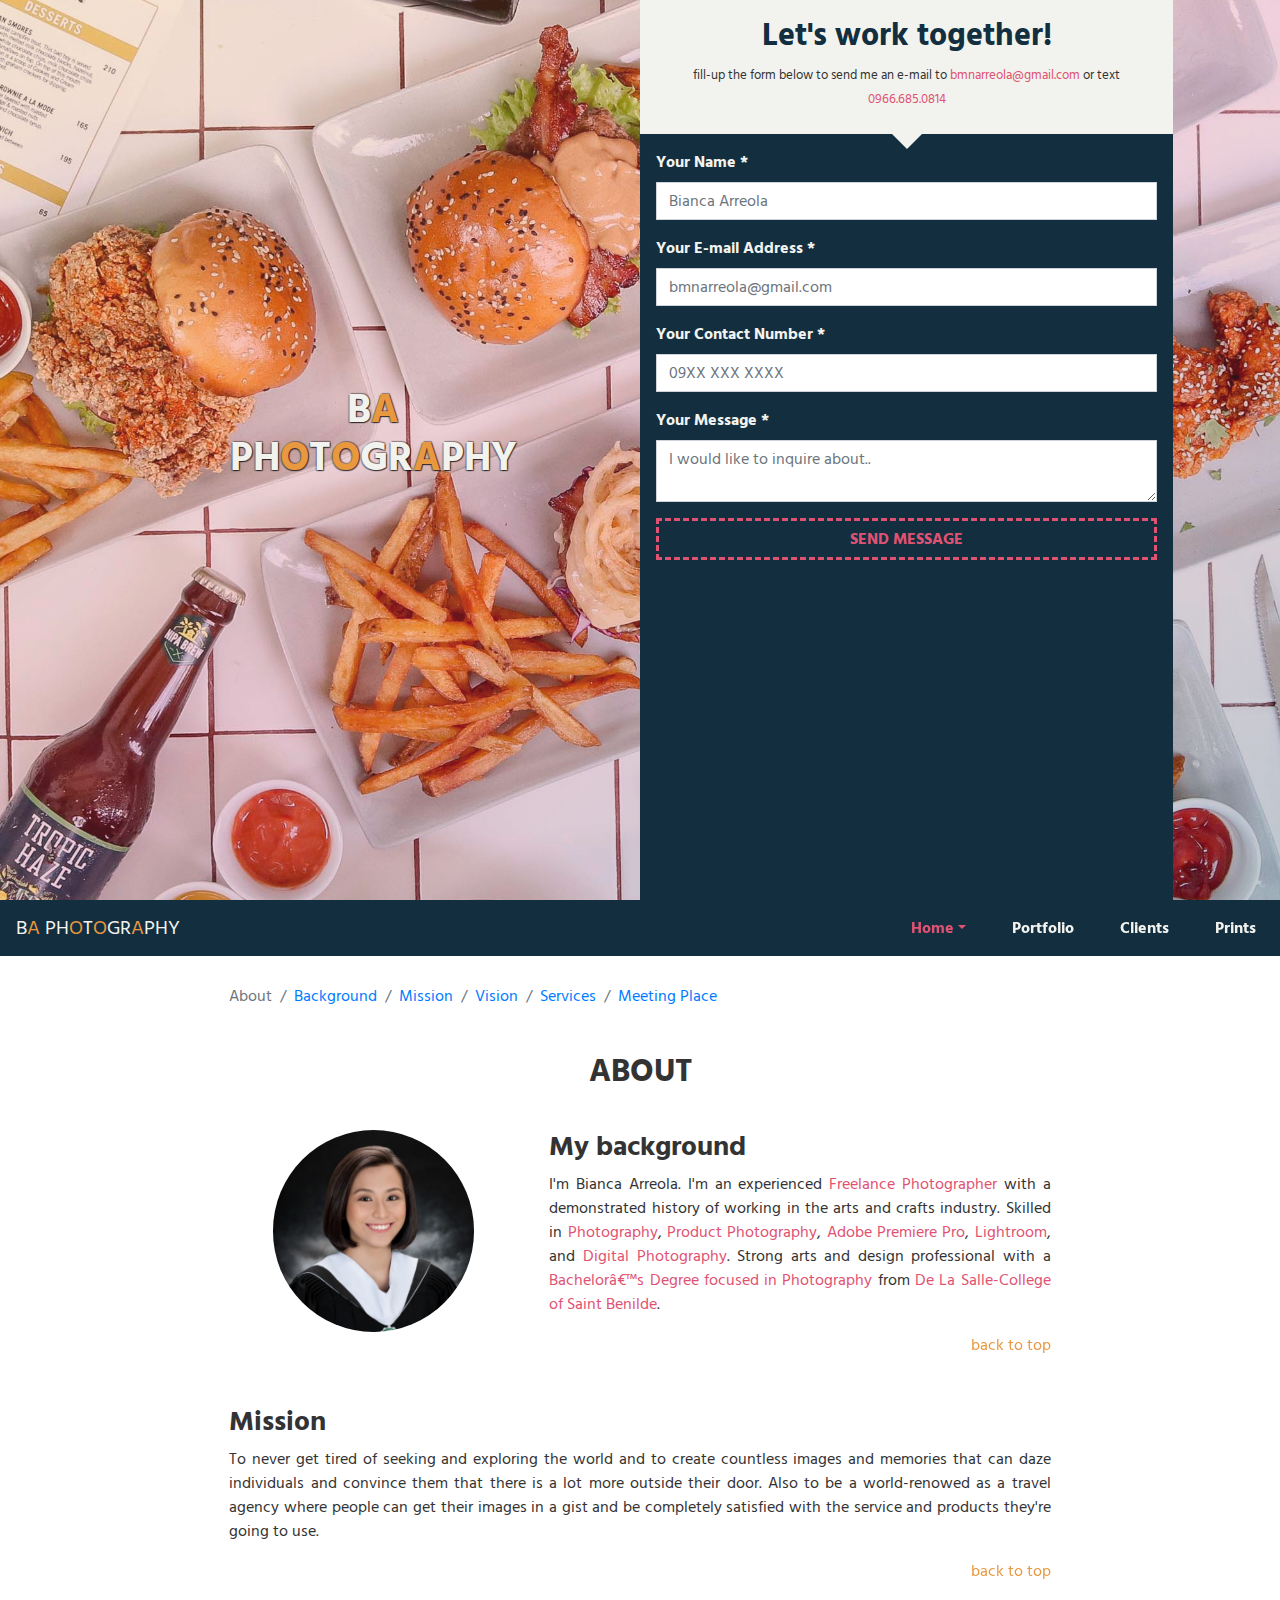
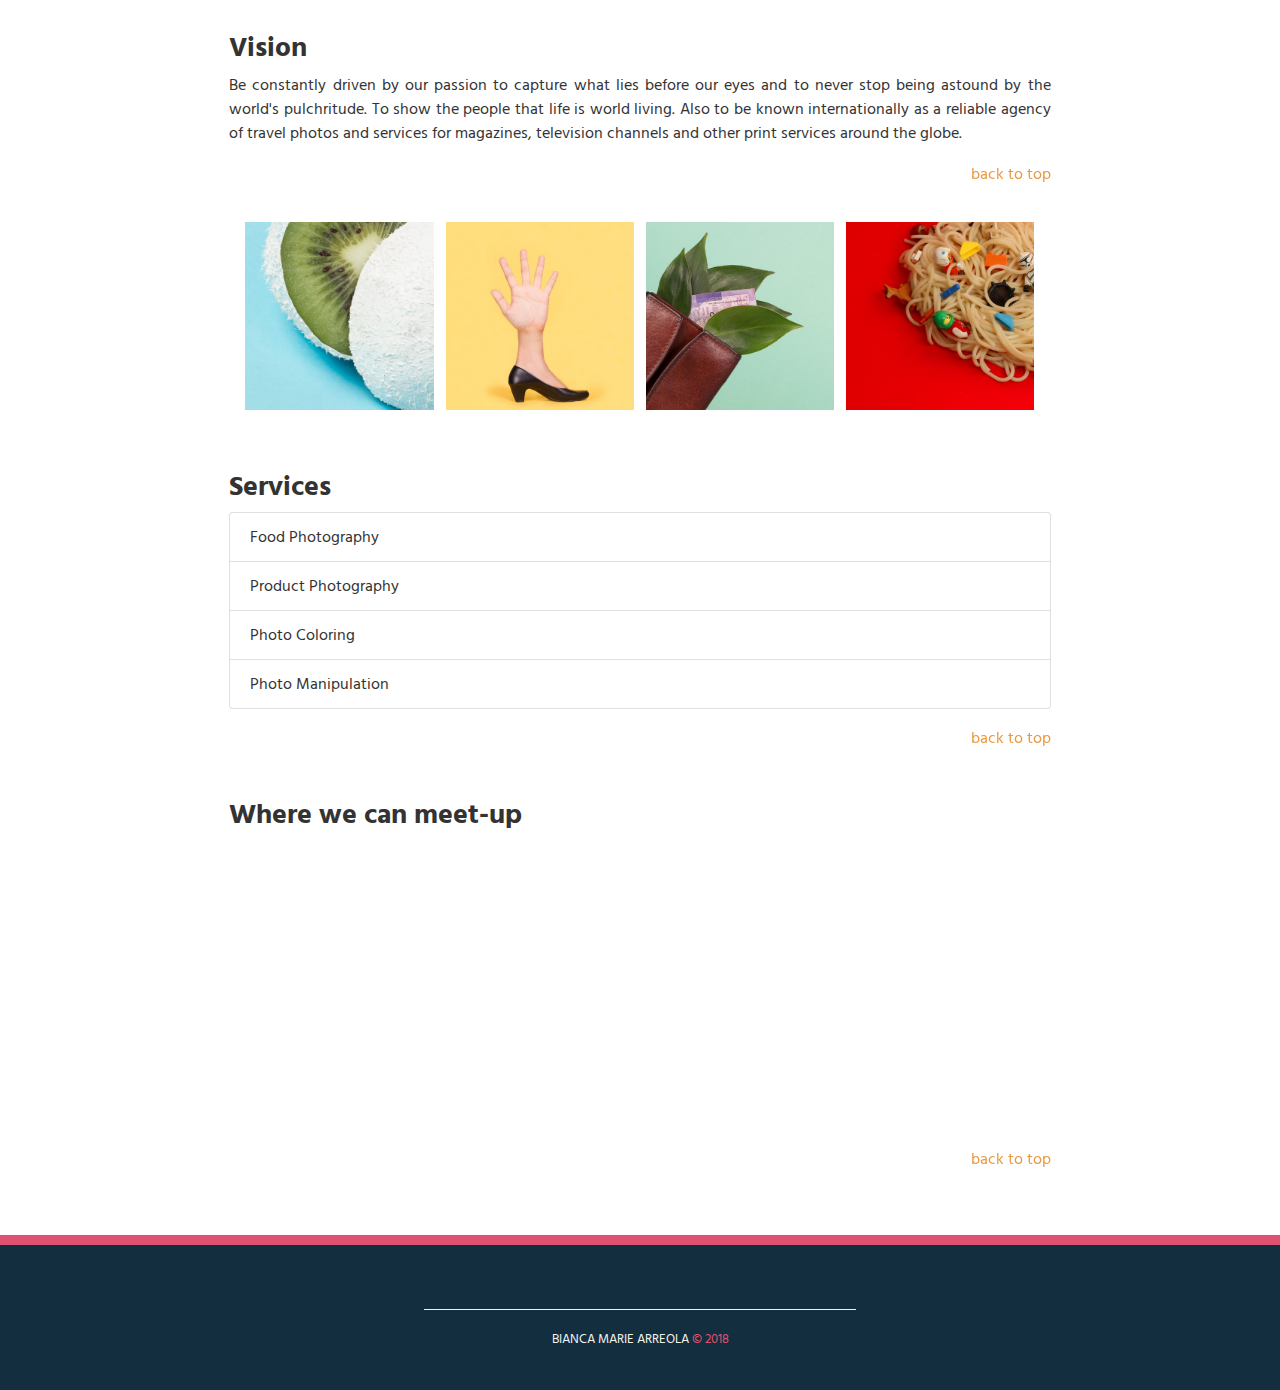
<file: index.html>
<!DOCTYPE html>
<html>
	<head>
		<meta charset="utf=8">
		<meta name="viewport" content="width=device-width, initial-scale=1.0, maximum-scale=1.0, shrink-to-fit=no">
		<meta http-equiv="X-UA-Compatible" content="IE-Edge">

		<title>BA Photography</title>

		<!-- fav icon -->
		<link rel="icon" type="image/png" href="assets/images/icons/fav-icon.png">

		<!-- fontawesome -->
		<link rel="stylesheet" href="https://use.fontawesome.com/releases/v5.5.0/css/all.css" integrity="sha384-B4dIYHKNBt8Bc12p+WXckhzcICo0wtJAoU8YZTY5qE0Id1GSseTk6S+L3BlXeVIU" crossorigin="anonymous">

		<!-- animate.css -->
		<link rel="stylesheet" type="text/css" href="assets/css/animate.css">

		<!-- hover.css -->
		<link rel="stylesheet" type="text/css" href="assets/css/hover.css">

		<!-- bootstrap -->
		<link rel="stylesheet" href="https://maxcdn.bootstrapcdn.com/bootstrap/4.1.3/css/bootstrap.min.css">

		<!-- external css -->
		<link rel="stylesheet" type="text/css" href="assets/css/style.css">

		<!-- external font -->
		<link href="https://fonts.googleapis.com/css?family=Hind+Siliguri" rel="stylesheet">

	</head>
	<body>

		<!-- start landing page -->
		<section id="landing" class="row no-gutters">
			
			<!-- start landing-logo -->
			<div class="col-12 col-md-10 offset-md-1 col-lg-5 offset-lg-1">
				<!-- start jcontainer -->
				<div class="intro-jcontainer animated slideInLeft">
					<div class="jumbotron intro-jbody bg-color-transparent p-1">
						<div class="intro-jtext">
							<h1 class="font-shadow font-color-white">B<span class="font-color-secondary">A</span> PH<span class="font-color-secondary">O</span>T<span class="font-color-secondary">O</span>GR<span class="font-color-secondary">A</span>PHY</h1>
							<a class="btn intro-btn font-color-secondary font-shadow animated pulse infinite faster" href="#about"><i class="fas fa-chevron-down"></i></a>
						</div>
					</div>
				</div> <!-- end jcontainer -->
			</div> <!-- end landing-logo -->


			<!-- start form -->
			<div class="col-md-10 offset-md-1 col-lg-5 offset-lg-0">
				
				<!-- start form body -->
				<div class="intro-form bg-color-black landing-margin animated slideInRight">

					<!-- start form call to action -->
					<div class="form-call bg-color-white text-center pt-3 pb-2 px-4">
						<h2 class="font-color-black">Let's work together!</h2>
						<p class="font-color-black-2"><small>fill-up the form below to send me an e-mail to <span class="font-color-main">bmnarreola@gmail.com</span> or text <span class="font-color-main">0966.685.0814</span></small></p>
					</div> <!-- end form call to action -->

					<!-- start form input -->
					<form class="p-3" action="mailto:bmnarreola@gmail.com?Subject=Bianca%20Arreola's%20Website%20-%20Message" method="post" enctype="text/plain">
						<div class="form-group">
							<label for="form-name" class="font-color-white font-weight-bold">Your Name *</label>
							<input id="form-name" class="form-control" type="text" name="name" autocomplete="off" required placeholder="Bianca Arreola">
						</div> <!-- end of name input -->

						<div class="form-group">
							<label for="form-email" class="font-color-white font-weight-bold">Your E-mail Address *</label>
							<input id="form-email" class="form-control" type="email" name="email" autocomplete="off" required placeholder="bmnarreola@gmail.com">
						</div> <!-- end of email input -->

						<div class="form-group">
							<label for="form-contact" class="font-color-white font-weight-bold">Your Contact Number *</label>
							<input id="form-contact" class="form-control" type="number" name="contact" autocomplete="off" required placeholder="09XX XXX XXXX">
						</div> <!-- end of contact input -->

						<div class="form-group">
							<label for="form-textarea" class="font-color-white font-weight-bold">Your Message *</label>
							<textarea id="form-textarea" class="form-control" name="message" rows="2" required placeholder="I would like to inquire about.."></textarea>
						</div> <!-- end of message textarea -->

						<button type="submit" class="btn form-btn font-weight-bold">SEND MESSAGE</button>

					</form> <!-- end form input -->

				</div> <!-- end form body-->

			</div> <!-- end form-->

		</section> <!-- end landing page -->



		<!-- start navbar -->
		<nav class="navbar navbar-expand-lg bg-color-black">

			<!-- start navbar brand -->
			<a class="navbar-brand font-color-white" href="index.html">
				<span>B<span class="font-color-secondary">A</span> PH<span class="font-color-secondary">O</span>T<span class="font-color-secondary">O</span>GR<span class="font-color-secondary">A</span>PHY</span>
			</a> <!-- end navbar brand -->

			<!-- start navbar hamburger -->
			<button class="navbar-toggler" type="button" data-toggle="collapse" data-target="#navbar-selection-items">
				<span class="navbar-toggler-icon"></span>
			</button> <!-- end navbar hamburger -->

			<!-- start navbar-selection-item -->
			<div id="navbar-selection-items" class="collapse navbar-collapse">

				<!-- start navbar list -->
				<ul class="navbar-nav">
					
					<!-- start home item -->
					<li class="navbar-item dropdown">

						<a class="nav-link dropdown-toggle font-color-white hvr-float active-page" data-toggle="dropdown" href="index.html">Home</a>

						<div class="dropdown-menu bg-color-black">

							<a class="dropdown-item font-color-white hvr-float" href="index.html#landing">
							<span>Main</span></a>

							<div class="dropdown-divider mx-4"></div>

							<a class="dropdown-item font-color-white hvr-float" href="index.html#about-background">
							<span>Background</span></a>

							<a class="dropdown-item font-color-white hvr-float" href="index.html#about-mission">
							<span>Mission</span></a>

							<a class="dropdown-item font-color-white hvr-float" href="index.html#about-vision">
							<span>Vision</span></a>

							<a class="dropdown-item font-color-white hvr-float" href="index.html#about-services">
							<span>Services</span></a>

							<a class="dropdown-item font-color-white hvr-float" href="index.html#about-map">
							<span>Meeting Place</span></a>
			
						</div>
					</li> <!-- end home item -->

					<!-- start portfolio item -->
					<li class="navbar-item">
						<a class="nav-link font-color-white hvr-float" href="portfolio.html">
							<span>Portfolio</span>
						</a>
					</li> <!-- end portfolio item -->

					<!-- start clients item -->
					<li class="navbar-item">
						<a class="nav-link font-color-white hvr-float" href="clients.html">
							<span>Clients</span>
						</a>
					</li> <!-- end clients item -->

					<!-- start prints item -->
					<li class="navbar-item">
						<a class="nav-link font-color-white hvr-float" href="prints.html">
							<span>Prints</span>
						</a>
					</li> <!-- end prints item -->

				</ul> <!-- end navbar list -->

			</div> <!-- end navbar-selection-item -->

		</nav> <!-- end navbar -->



		<!-- start about me -->
		<section class="row no-gutters">

			<nav id="about-breadcrumb" class="col-md-10 offset-md-1 col-lg-8 offset-lg-2">
			  <ol class="breadcrumb bg-color-transparent my-3">
			    <li class="breadcrumb-item active">About</li>
			    <li class="breadcrumb-item"><a href="#about-background">Background</a></li>
			    <li class="breadcrumb-item"><a href="#about-mission">Mission</a></li>
			    <li class="breadcrumb-item"><a href="#about-vision">Vision</a></li>
			    <li class="breadcrumb-item"><a href="#about-services">Services</a></li>
			    <li class="breadcrumb-item"><a href="#about-map">Meeting Place</a></li>
			  </ol>
			</nav>
			
			<!-- start about header -->
			<section id="about" class="col-12 p-3">
				<div class="text-center">
					<h2 class="font-color-black-2">ABOUT</h2>
				</div>
			</section> <!-- end about header -->

			<!-- start about pic -->
			<section id="about-me" class="col-md-10 offset-md-1 col-lg-3 offset-lg-2">
				<div class="p-3 mb-3 text-center">
					<img src="assets/images/about/about-me.jpeg" alt="bianca arreola">
				</div>
			</section> <!-- end about pic -->

			<!-- start about description -->
			<section id="about-background" class="col-md-10 offset-md-1 col-lg-5 offset-lg-0">
				<div class="p-3 mb-3">
					<h3 class="font-color-black-2">My background</h3>
					<p class="font-color-black-2 text-justify">I'm Bianca Arreola. I'm an experienced <span class="font-color-main">Freelance Photographer</span> with a demonstrated history of working in the arts and crafts industry. Skilled in <span class="font-color-main">Photography</span>, <span class="font-color-main">Product Photography</span>, <span class="font-color-main">Adobe Premiere Pro</span>, <span class="font-color-main">Lightroom</span>, and <span class="font-color-main">Digital Photography</span>. Strong arts and design professional with a <span class="font-color-main">Bachelor’s Degree focused in Photography</span> from <span class="font-color-main">De La Salle-College of Saint Benilde</span>.</p>
					<div class="text-right">
						<a class="about-top hvr-pulse" href="#about-breadcrumb"><i class="fas fa-chevron-up"></i> back to top</a>
					</div>
				</div>
			</section> <!-- end about description -->

			<!-- start mission -->
			<section id="about-mission" class="col-md-10 offset-md-1 col-lg-8 offset-lg-2">
				<div class="p-3 mb-3">
					<h3 class="font-color-black-2">Mission</h3>
					<p class="font-color-black-2 text-justify">To never get tired of seeking and exploring the world and to create countless images and memories that can daze individuals and convince them that there is a lot more outside their door. Also to be a world-renowed as a travel agency where people can get their images in a gist and be completely satisfied with the service and products they're going to use.</p>
					<div class="text-right">
						<a class="about-top hvr-pulse" href="#about-breadcrumb"><i class="fas fa-chevron-up"></i> back to top</a>
					</div>
				</div>
			</section> <!-- end mission -->

			<!-- start vision -->
			<section id="about-vision" class="col-md-10 offset-md-1 col-lg-8 offset-lg-2">
				<div class="p-3 mb-3">
					<h3 class="font-color-black-2">Vision</h3>
					<p class="font-color-black-2 text-justify">Be constantly driven by our passion to capture what lies before our eyes and to never stop being astound by the world's pulchritude. To show the people that life is world living. Also to be known internationally as a reliable agency of travel photos and services for magazines, television channels and other print services around the globe.</p>
					<div class="text-right">
						<a class="about-top hvr-pulse" href="#about-breadcrumb"><i class="fas fa-chevron-up"></i> back to top</a>
					</div>
				</div>
			</section> <!-- end vision -->

			<!-- start about showcase -->
			<figure id="about-showcase" class="col-md-10 offset-md-1 col-lg-8 offset-lg-2">
			 	<div class="mb-4 text-center">
					<img class="p-1 m-0" src="assets/images/about/about-pic-1.jpg" alt="showcase-1">
					<img class="p-1 m-0" src="assets/images/about/about-pic-2.jpg" alt="showcase-2">
					<img class="p-1 m-0" src="assets/images/about/about-pic-3.jpg" alt="showcase-3">
					<img class="p-1 m-0" src="assets/images/about/about-pic-4.jpg" alt="showcase-4">
			 	</div>
			</figure> <!-- end about showcase -->

			<!-- start services -->
			<section id="about-services" class="col-md-10 offset-md-1 col-lg-8 offset-lg-2">
				<div class="p-3 mb-3">
					<h3 class="font-color-black-2">Services</h3>
					<ul class="services-list list-group">
						<li class="list-group-item font-color-black-2"> Food Photography</li>
						<li class="list-group-item font-color-black-2"> Product Photography</li>
						<li class="list-group-item font-color-black-2"> Photo Coloring</li>
						<li class="list-group-item font-color-black-2"> Photo Manipulation</li>
					</ul>
					<div class="text-right">
						<a class="about-top hvr-pulse" href="#about-breadcrumb"><i class="fas fa-chevron-up"></i> back to top</a>
					</div>
					</div>
				</div>
			</section> <!-- end services -->

			<!-- start google maps iframe -->
			<section id="about-map" class="col-md-10 offset-md-1 col-lg-8 offset-lg-2">
				<div class="p-3 mb-5">
					<h3 class="font-color-black-2">Where we can meet-up</h3>
					<iframe src="https://www.google.com/maps/embed?pb=!1m18!1m12!1m3!1d1148.068356565273!2d120.99423972472648!3d14.56335236752623!2m3!1f0!2f0!3f0!3m2!1i1024!2i768!4f13.1!3m3!1m2!1s0x3397c979391be0bb%3A0xc56ec6a893bb4bd5!2sMcDonald&#39;s!5e0!3m2!1sen!2sph!4v1542700140172" width="100%" height="300" frameborder="0" style="border:0" allowfullscreen></iframe>
					<div class="text-right">
						<a class="about-top hvr-pulse" href="#about-breadcrumb"><i class="fas fa-chevron-up"></i> back to top</a>
					</div>
				</div>
			</section> <!-- end google maps iframe -->

		</section> <!-- end about me -->



		<!-- start footer -->
		<!-- start footer row -->
		<footer class="row no-gutters">
			
			<!-- start footer column -->
			<div class="col-12">
					
				<!-- start footer body -->
				<div class="text-center bg-color-black w-100 p-4">

					<!-- start social media -->
					<div>
						<a class="social-facebook font-color-white hvr-float mx-3" href="https://www.facebook.com/arreolabianca" target="_blank">
							<i class="fab fab-social fa-facebook-f"></i>
						</a>
						<a class="social-instagram font-color-white hvr-float mx-3" href="https://www.instagram.com/arreolabianca/" target="_blank">
							<i class="fab fab-social fa-instagram"></i>
						</a>
						<a class="social-linkedin font-color-white hvr-float mx-3" href="https://www.linkedin.com/in/bianca-marie-arreola-5a5829133/" target="_blank">
							<i class="fab fab-social fa-linkedin-in"></i>
						</a>
					</div> <!-- end social media -->

					<!-- start footer horizontal divider -->
					<hr class="footer-hr">
					<!-- end footer horizontal divider -->

					<!-- start copyright -->
					<p class="copyright font-color-white">
						<small>BIANCA MARIE ARREOLA <span class="font-color-main">&copy; 2018</span></small>
					</p> <!-- end copyright -->

				</div> <!-- end footer body -->

			</div> <!-- end footer column -->

		</footer> <!-- end footer row -->
		<!-- end footer -->


		<!-- Optional JavaScript -->
		<!-- jQuery first, then Popper.js, then Bootstrap JS -->
		    <script src="https://ajax.googleapis.com/ajax/libs/jquery/3.3.1/jquery.min.js"></script>
  			<script src="https://cdnjs.cloudflare.com/ajax/libs/popper.js/1.14.3/umd/popper.min.js"></script>
  			<script src="https://maxcdn.bootstrapcdn.com/bootstrap/4.1.3/js/bootstrap.min.js"></script>
	</body>
</html>
</file>
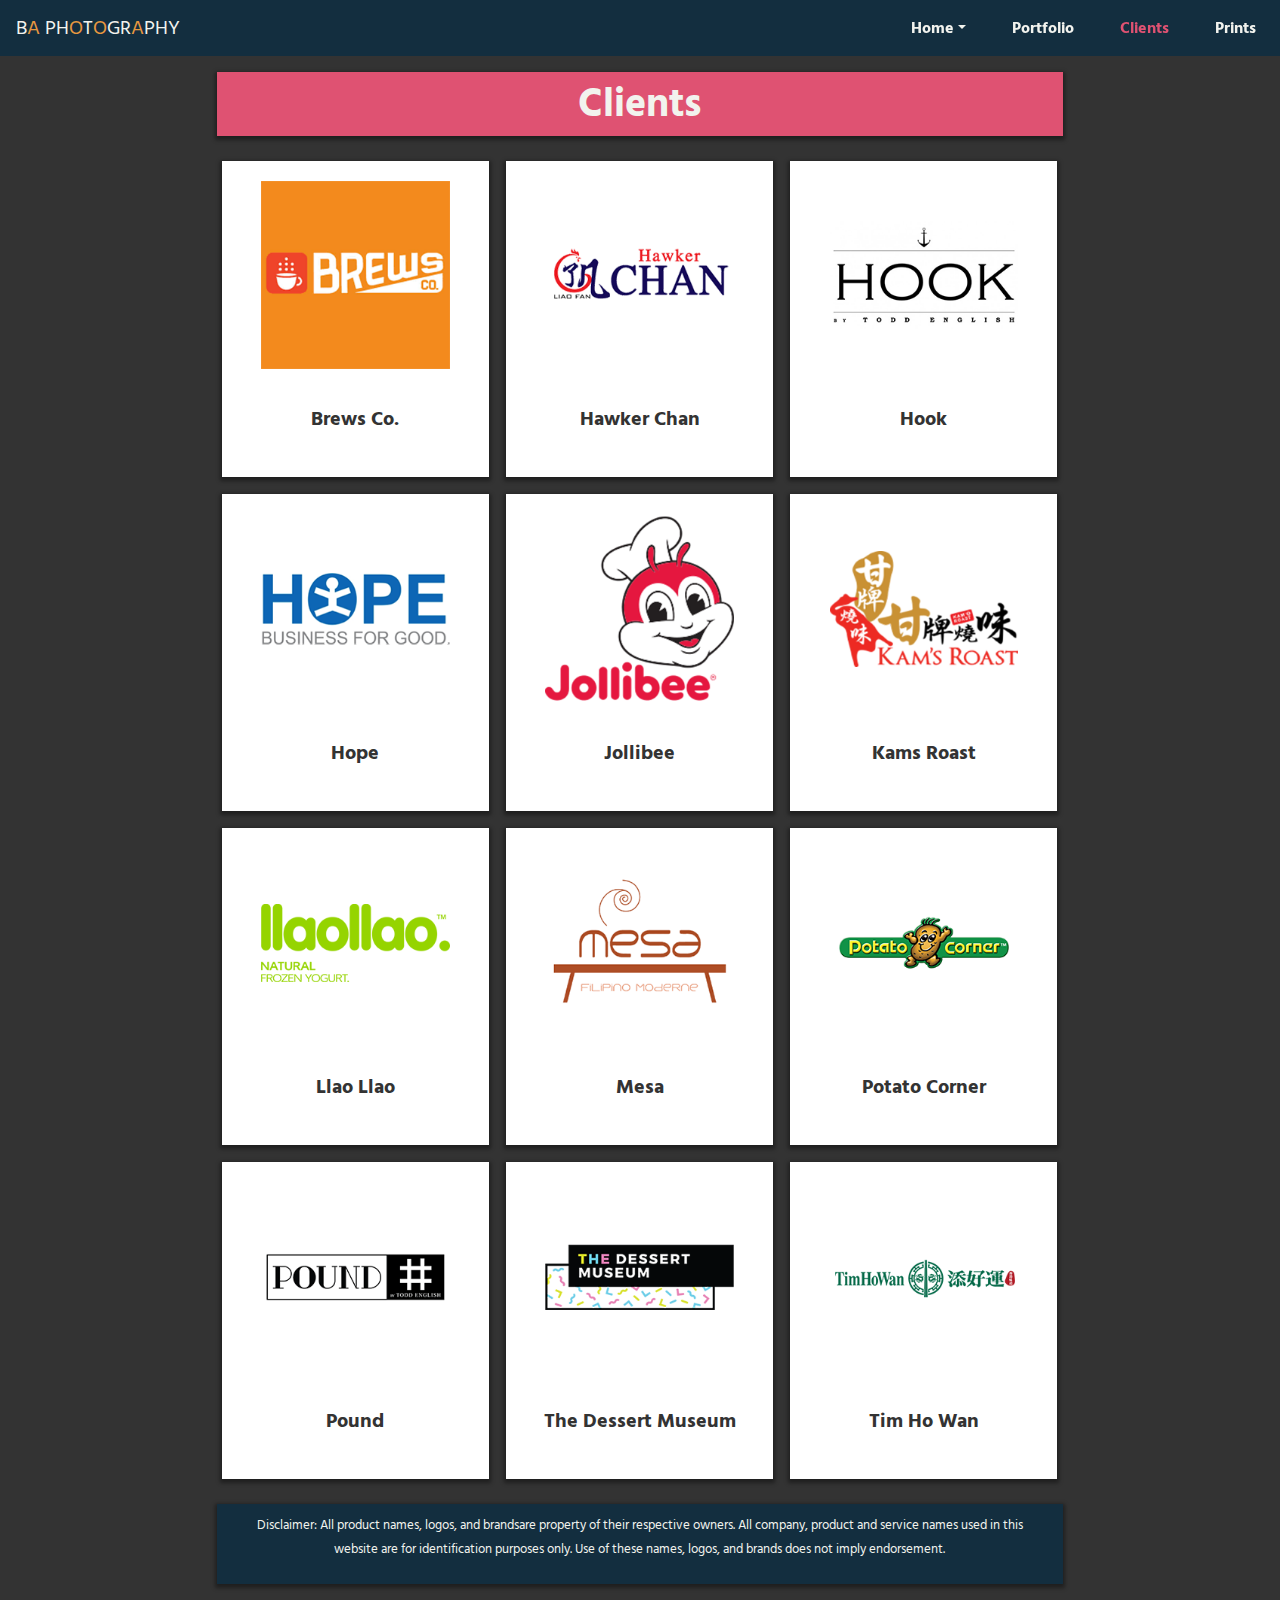
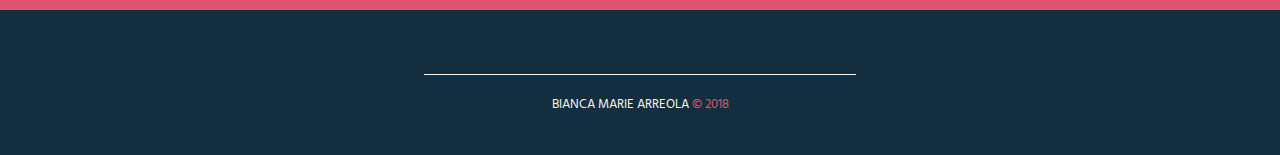
<file: clients.html>
<!DOCTYPE html>
<html>
	<head>
		<meta charset="utf=8">
		<meta name="viewport" content="width=device-width, initial-scale=1.0, maximum-scale=1.0, shrink-to-fit=no">
		<meta http-equiv="X-UA-Compatible" content="IE-Edge">

		<title>BA Photography</title>

		<!-- fav icon -->
		<link rel="icon" type="image/png" href="assets/images/icons/fav-icon.png">

		<!-- fontawesome -->
		<link rel="stylesheet" href="https://use.fontawesome.com/releases/v5.5.0/css/all.css" integrity="sha384-B4dIYHKNBt8Bc12p+WXckhzcICo0wtJAoU8YZTY5qE0Id1GSseTk6S+L3BlXeVIU" crossorigin="anonymous">

		<!-- animate.css -->
		<link rel="stylesheet" type="text/css" href="assets/css/animate.css">

		<!-- hover.css -->
		<link rel="stylesheet" type="text/css" href="assets/css/hover.css">

		<!-- bootstrap -->
		<link rel="stylesheet" href="https://maxcdn.bootstrapcdn.com/bootstrap/4.1.3/css/bootstrap.min.css">

		<!-- external css -->
		<link rel="stylesheet" type="text/css" href="assets/css/style.css">

		<!-- external font -->
		<link href="https://fonts.googleapis.com/css?family=Hind+Siliguri" rel="stylesheet">

	</head>
	<body>

		<!-- start navbar -->
		<nav class="navbar navbar-expand-lg bg-color-black">

			<!-- start navbar brand -->
			<a class="navbar-brand font-color-white" href="index.html">
				<span>B<span class="font-color-secondary">A</span> PH<span class="font-color-secondary">O</span>T<span class="font-color-secondary">O</span>GR<span class="font-color-secondary">A</span>PHY</span>
			</a> <!-- end navbar brand -->

			<!-- start navbar hamburger -->
			<button class="navbar-toggler" type="button" data-toggle="collapse" data-target="#navbar-selection-items">
				<span class="navbar-toggler-icon"></span>
			</button> <!-- end navbar hamburger -->

			<!-- start navbar-selection-item -->
			<div id="navbar-selection-items" class="collapse navbar-collapse">

				<!-- start navbar list -->
				<ul class="navbar-nav">
					
					<!-- start home item -->
					<li class="navbar-item dropdown">

						<a class="nav-link dropdown-toggle font-color-white hvr-float" data-toggle="dropdown" href="index.html">Home</a>

						<div class="dropdown-menu bg-color-black">

							<a class="dropdown-item font-color-white hvr-float" href="index.html#landing">
							<span>Main</span></a>

							<div class="dropdown-divider mx-4"></div>

							<a class="dropdown-item font-color-white hvr-float" href="index.html#about-background">
							<span>Background</span></a>

							<a class="dropdown-item font-color-white hvr-float" href="index.html#about-mission">
							<span>Mission</span></a>

							<a class="dropdown-item font-color-white hvr-float" href="index.html#about-vision">
							<span>Vision</span></a>

							<a class="dropdown-item font-color-white hvr-float" href="index.html#about-services">
							<span>Services</span></a>

							<a class="dropdown-item font-color-white hvr-float" href="index.html#about-map">
							<span>Meeting Place</span></a>
			
						</div>
					</li> <!-- end home item -->

					<!-- start portfolio item -->
					<li class="navbar-item">
						<a class="nav-link font-color-white hvr-float" href="portfolio.html">
							<span>Portfolio</span>
						</a>
					</li> <!-- end portfolio item -->

					<!-- start clients item -->
					<li class="navbar-item">
						<a class="nav-link font-color-white hvr-float active-page" href="clients.html">
							<span>Clients</span>
						</a>
					</li> <!-- end clients item -->

					<!-- start prints item -->
					<li class="navbar-item">
						<a class="nav-link font-color-white hvr-float" href="prints.html">
							<span>Prints</span>
						</a>
					</li> <!-- end prints item -->

				</ul> <!-- end navbar list -->

			</div> <!-- end navbar-selection-item -->

		</nav> <!-- end navbar -->

		
		<!-- start clients body -->
		<section id="clients" class="bg-color-black-2 w-100">

			<!-- start clients row -->
			<div class="row no-gutters">

				<!-- start clients-heading column -->
				<div class="col-12 offset-0 col-md-10 offset-md-1 col-lg-8 offset-lg-2">
					<div class="box-shadow bg-color-main text-center my-3 p-2 mx-1">
						<h1 class="font-color-white m-0">Clients</h1>
					</div>
				</div> <!-- end clients-heading column -->
				

				<!-- start clients-logo column -->
				<div class="col-12 offset-0 col-md-10 offset-md-1 col-lg-8 offset-lg-2 clearfix">
					
					<!-- start brews co -->
					<div class="box-shadow card card-logo p-2">
						<img class="logo" src="assets/images/clients/logo-brews-co.png" alt="brews co logo">
						<div class="card-body">
							<h5 class="card-title font-color-black-2">Brews Co.</h5>
						</div>
					</div> <!-- end brews co -->
					
					<!-- start hawker chan -->
					<div class="box-shadow card card-logo p-2">
						<img class="logo" src="assets/images/clients/logo-hawker-chan.png" alt="hawker chan logo">
						<div class="card-body">
							<h5 class="card-title font-color-black-2">Hawker Chan</h5>
						</div>
					</div> <!-- end hawker chan -->
					
					<!-- start hook -->
					<div class="box-shadow card card-logo p-2">
						<img class="logo" src="assets/images/clients/logo-hook.png" alt="hook logo">
						<div class="card-body">
							<h5 class="card-title font-color-black-2">Hook</h5>
						</div>
					</div> <!-- end hook -->
					
					<!-- start hope -->
					<div class="box-shadow card card-logo p-2">
						<img class="logo" src="assets/images/clients/logo-hope.png" alt="hope logo">
						<div class="card-body">
							<h5 class="card-title font-color-black-2">Hope</h5>
						</div>
					</div> <!-- end hope -->
					
					<!-- start jollibee -->
					<div class="box-shadow card card-logo p-2">
						<img class="logo" src="assets/images/clients/logo-jollibee.png" alt="jollibee logo">
						<div class="card-body">
							<h5 class="card-title font-color-black-2">Jollibee</h5>
						</div>
					</div> <!-- end jollibee -->
					
					<!-- start kams roast -->
					<div class="box-shadow card card-logo p-2">
						<img class="logo" src="assets/images/clients/logo-kams-roast.png" alt="kams roast logo">
						<div class="card-body">
							<h5 class="card-title font-color-black-2">Kams Roast</h5>
						</div>
					</div> <!-- end kams roast -->
					
					<!-- start llao llao -->
					<div class="box-shadow card card-logo p-2">
						<img class="logo" src="assets/images/clients/logo-llao-llao.png" alt="llao llao logo">
						<div class="card-body">
							<h5 class="card-title font-color-black-2">Llao Llao</h5>
						</div>
					</div> <!-- end llao llao -->
					
					<!-- start mesa -->
					<div class="box-shadow card card-logo p-2">
						<img class="logo" src="assets/images/clients/logo-mesa.png" alt="mesa logo">
						<div class="card-body">
							<h5 class="card-title font-color-black-2">Mesa</h5>
						</div>
					</div> <!-- end mesa -->
					
					<!-- start potato corner -->
					<div class="box-shadow card card-logo p-2">
						<img class="logo" src="assets/images/clients/logo-potato-corner.png" alt="potato corner logo">
						<div class="card-body">
							<h5 class="card-title font-color-black-2">Potato Corner</h5>
						</div>
					</div> <!-- end potato corner -->
					
					<!-- start pound -->
					<div class="box-shadow card card-logo p-2">
						<img class="logo" src="assets/images/clients/logo-pound.png" alt="pound logo">
						<div class="card-body">
							<h5 class="card-title font-color-black-2">Pound</h5>
						</div>
					</div> <!-- end pound -->
					
					<!-- start the dessert museum -->
					<div class="box-shadow card card-logo p-2">
						<img class="logo" src="assets/images/clients/logo-the-dessert-museum.png" alt="the dessert museum logo">
						<div class="card-body">
							<h5 class="card-title font-color-black-2">The Dessert Museum</h5>
						</div>
					</div> <!-- end the dessert museum -->
					
					<!-- start tim ho wan -->
					<div class="box-shadow card card-logo p-2">
						<img class="logo" src="assets/images/clients/logo-tim-ho-wan.png" alt="tim ho wan logo">
						<div class="card-body">
							<h5 class="card-title font-color-black-2">Tim Ho Wan</h5>
						</div>
					</div> <!-- end tim ho wan -->

				</div> <!-- end clients-logo column -->

				<!-- start clients-ending column -->
				<div class="col-12 offset-0 col-md-10 offset-md-1 col-lg-8 offset-lg-2">
					<div class="box-shadow bg-color-black text-center my-3 py-2 px-4 mx-1">
						<p class="font-color-white"><small>Disclaimer: All product names, logos, and brandsare property of their respective owners. All company, product and service names used in this website are for identification purposes only. Use of these names, logos, and brands does not imply endorsement.</small></p>
					</div>
				</div> <!-- end clients-ending column -->

			</div> <!-- end clients row -->

		</section> <!-- end clients body -->



		<!-- start footer -->
		<!-- start footer row -->
		<footer class="row no-gutters">
			
			<!-- start footer column -->
			<div class="col-12">
					
				<!-- start footer body -->
				<div class="text-center bg-color-black w-100 p-4">

					<!-- start social media -->
					<div>
						<a class="social-facebook font-color-white hvr-float mx-3" href="https://www.facebook.com/arreolabianca" target="_blank">
							<i class="fab fab-social fa-facebook-f"></i>
						</a>
						<a class="social-instagram font-color-white hvr-float mx-3" href="https://www.instagram.com/arreolabianca/" target="_blank">
							<i class="fab fab-social fa-instagram"></i>
						</a>
						<a class="social-linkedin font-color-white hvr-float mx-3" href="https://www.linkedin.com/in/bianca-marie-arreola-5a5829133/" target="_blank">
							<i class="fab fab-social fa-linkedin-in"></i>
						</a>
					</div> <!-- end social media -->

					<!-- start footer horizontal divider -->
					<hr class="footer-hr">
					<!-- end footer horizontal divider -->

					<!-- start copyright -->
					<p class="copyright font-color-white">
						<small>BIANCA MARIE ARREOLA <span class="font-color-main">&copy; 2018</span></small>
					</p> <!-- end copyright -->

				</div> <!-- end footer body -->

			</div> <!-- end footer column -->

		</footer> <!-- end footer row -->
		<!-- end footer -->


		<!-- Optional JavaScript -->
		<!-- jQuery first, then Popper.js, then Bootstrap JS -->
		    <script src="https://ajax.googleapis.com/ajax/libs/jquery/3.3.1/jquery.min.js"></script>
  			<script src="https://cdnjs.cloudflare.com/ajax/libs/popper.js/1.14.3/umd/popper.min.js"></script>
  			<script src="https://maxcdn.bootstrapcdn.com/bootstrap/4.1.3/js/bootstrap.min.js"></script>
	</body>
</html>
</file>
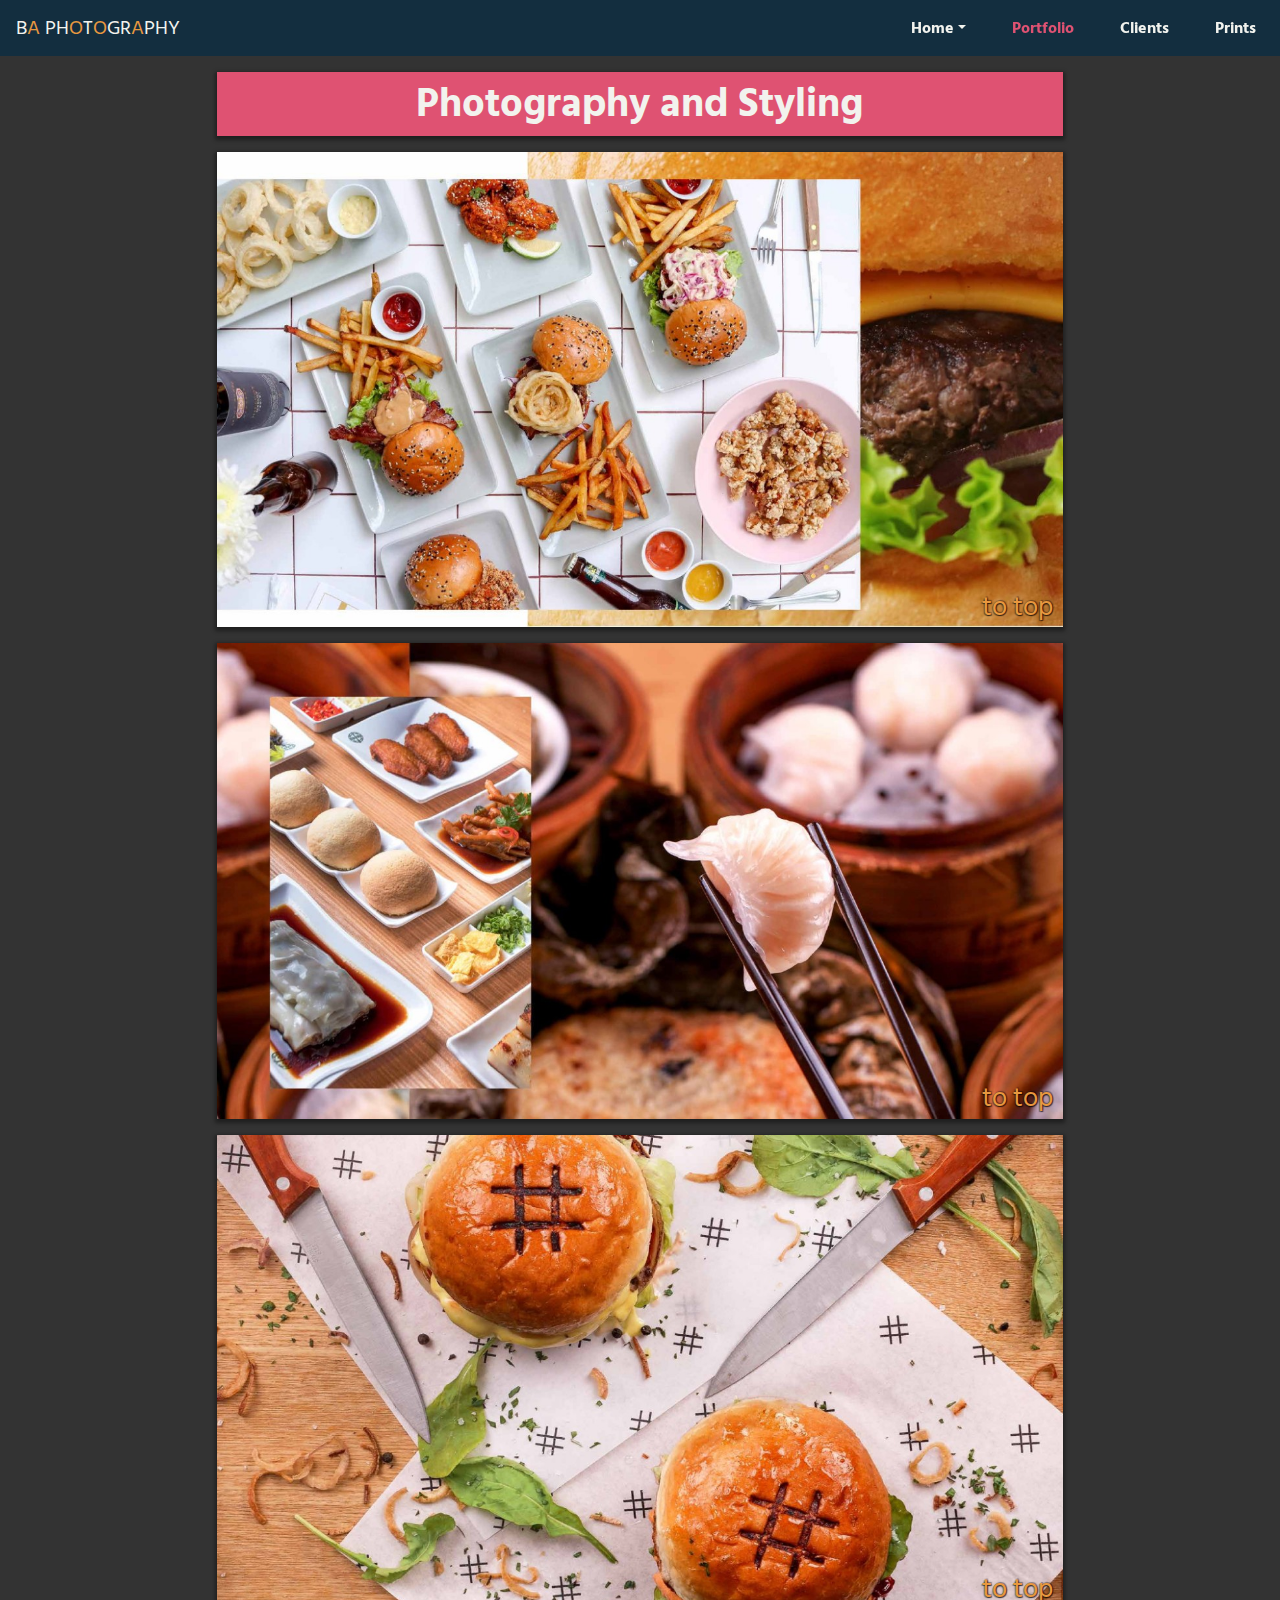
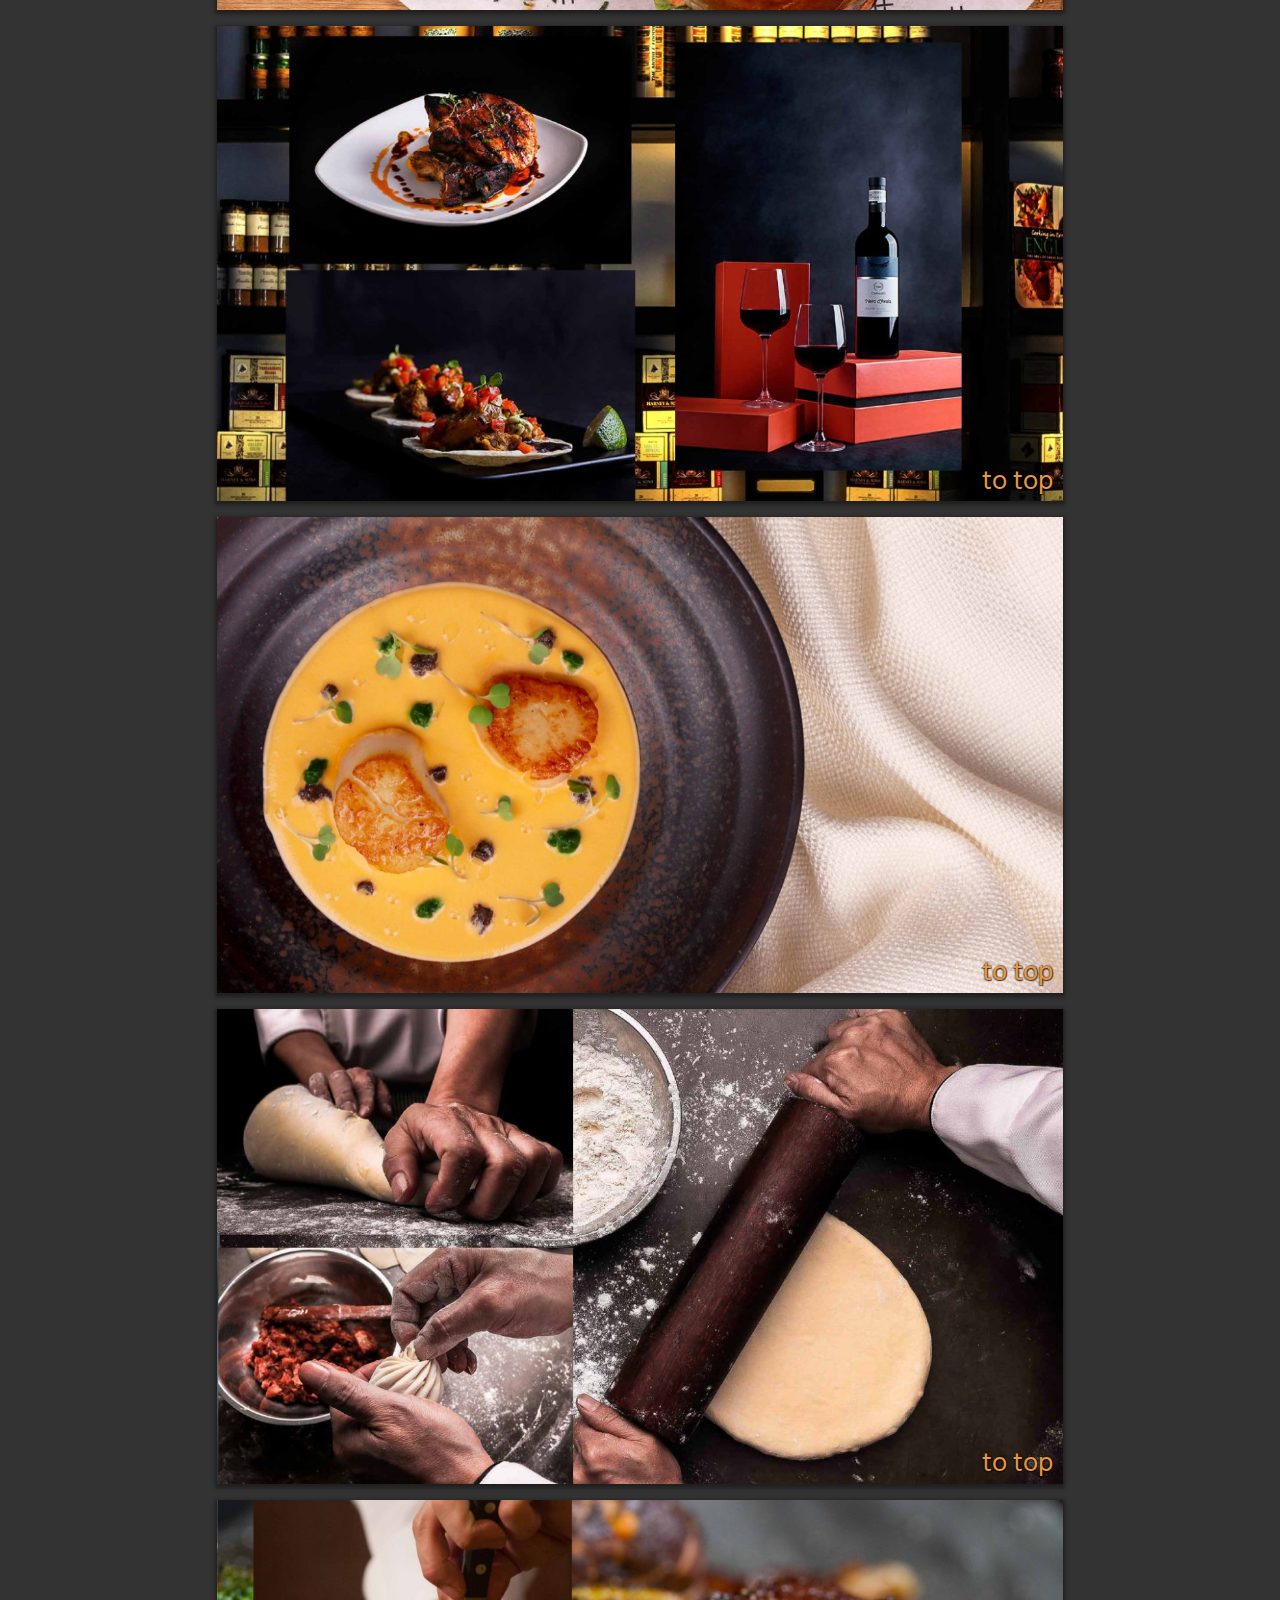
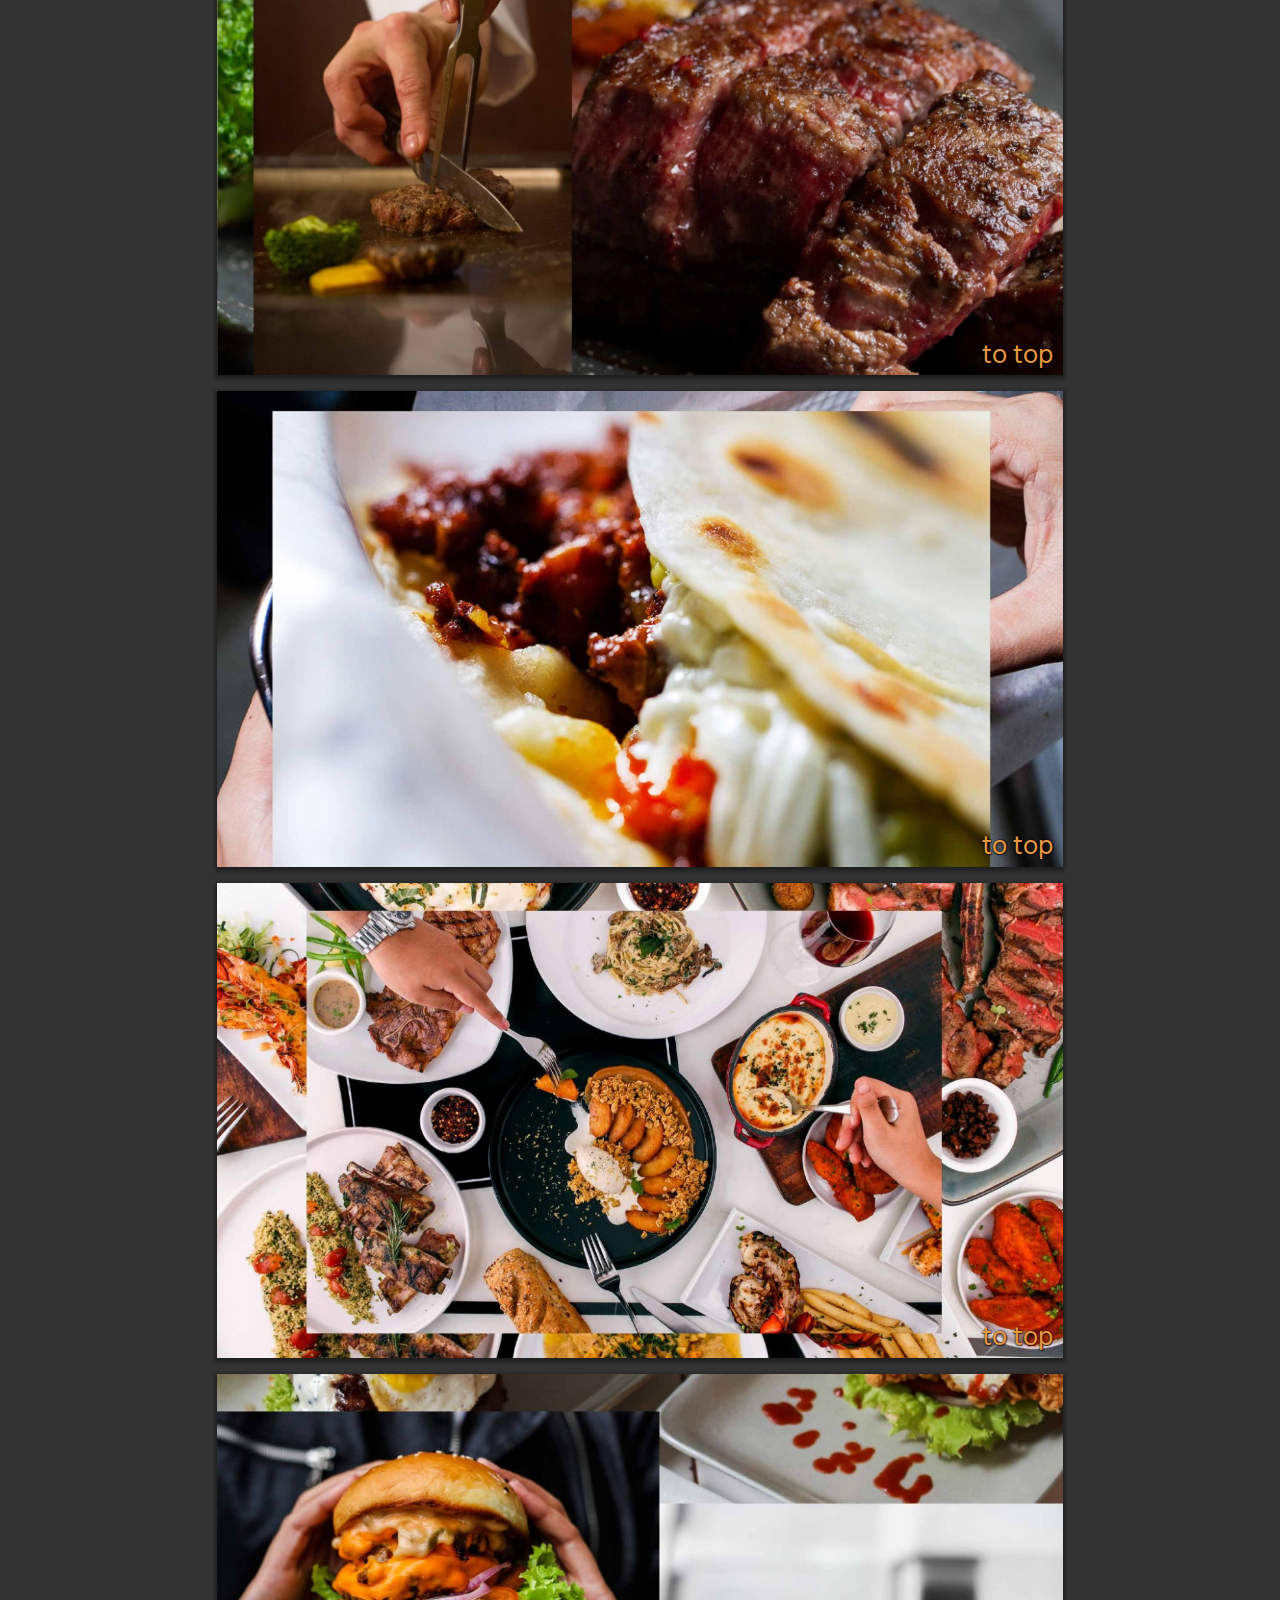
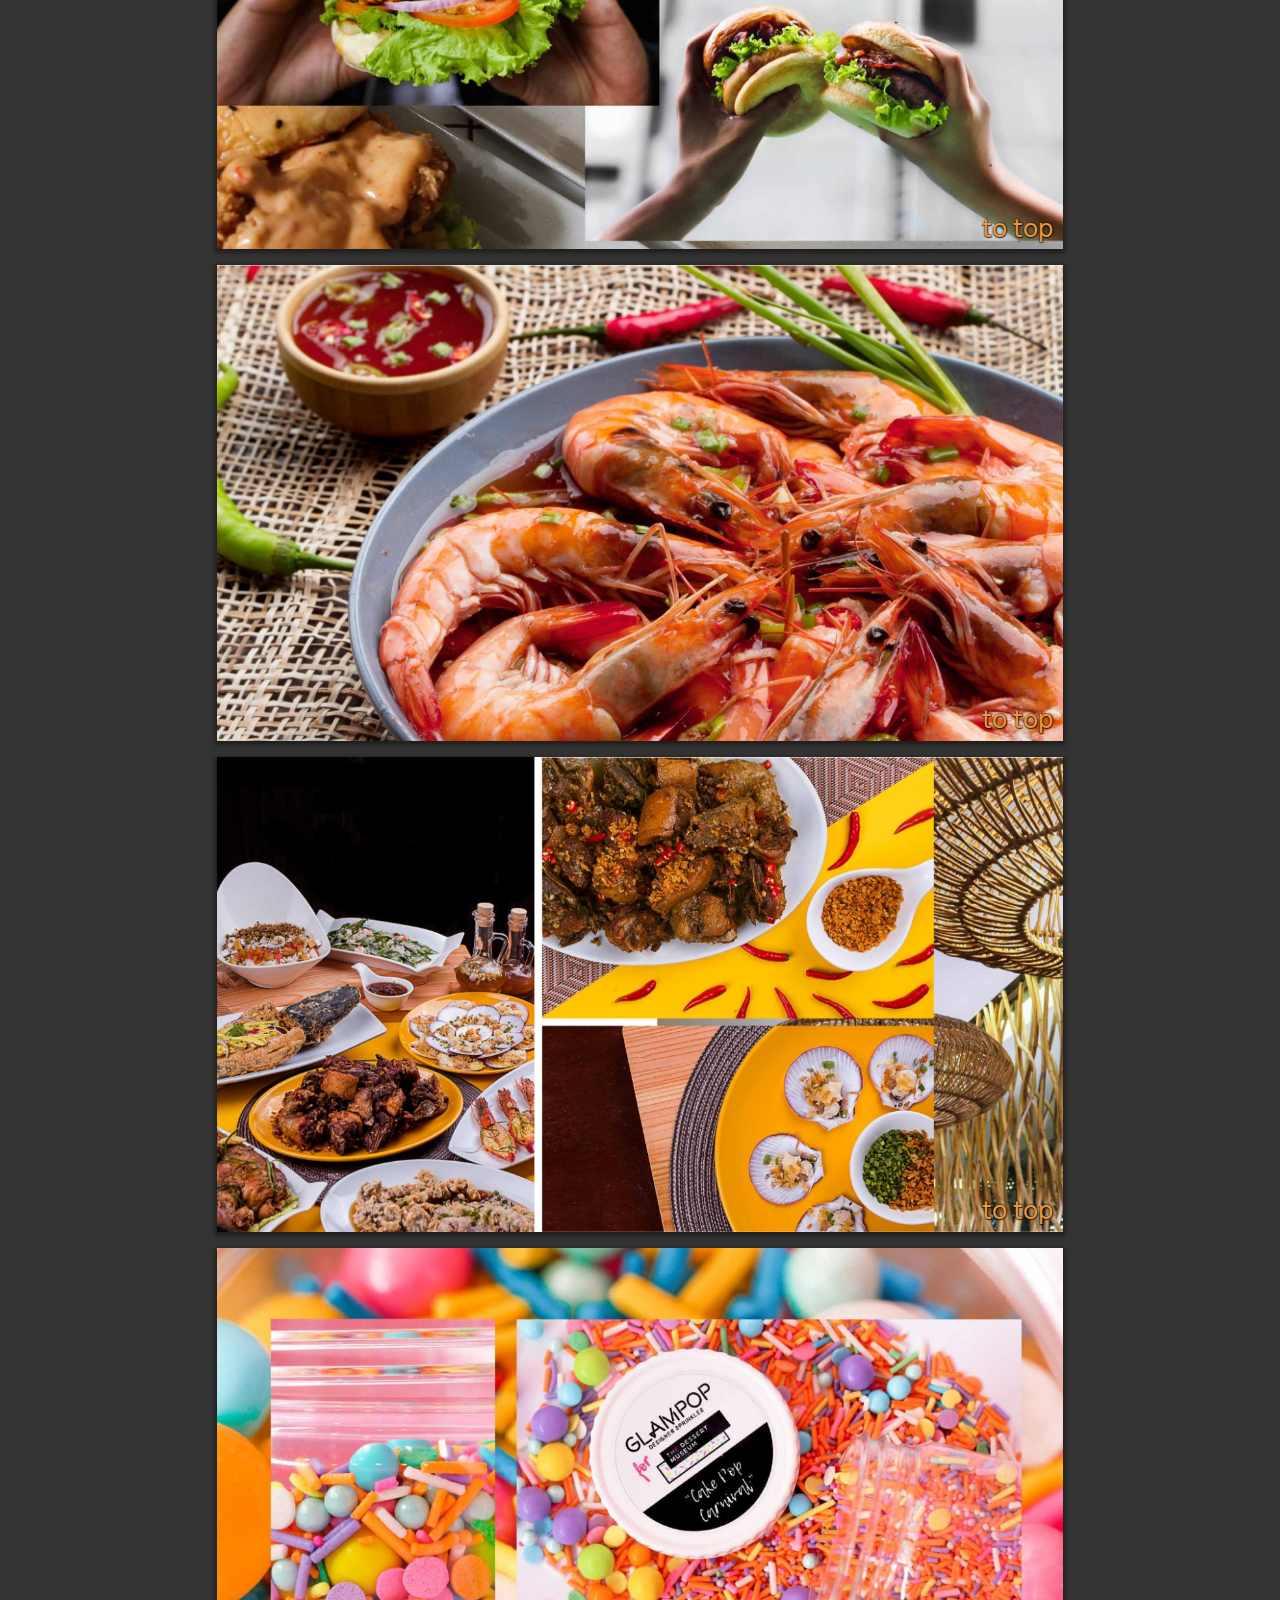
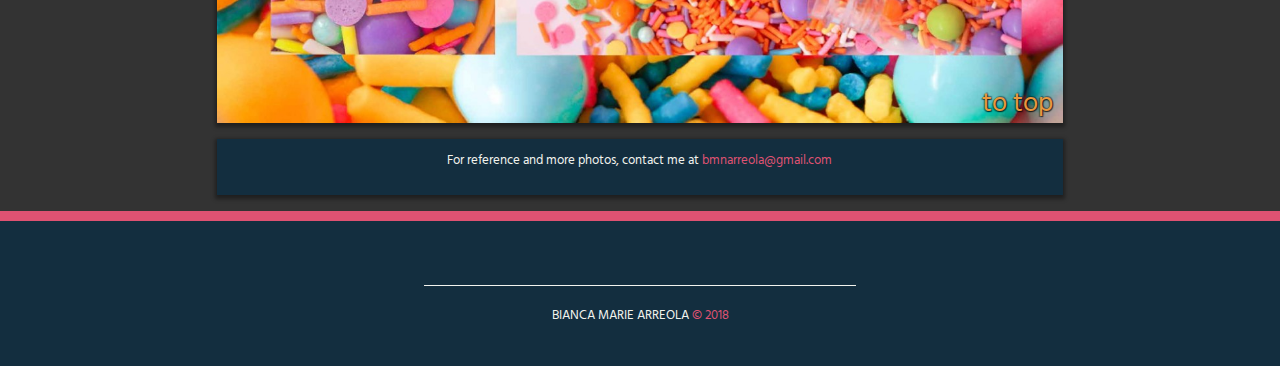
<file: portfolio.html>
<!DOCTYPE html>
<html>
	<head>
		<meta charset="utf=8">
		<meta name="viewport" content="width=device-width, initial-scale=1.0, maximum-scale=1.0, shrink-to-fit=no">
		<meta http-equiv="X-UA-Compatible" content="IE-Edge">

		<title>BA Photography</title>

		<!-- fav icon -->
		<link rel="icon" type="image/png" href="assets/images/icons/fav-icon.png">

		<!-- fontawesome -->
		<link rel="stylesheet" href="https://use.fontawesome.com/releases/v5.5.0/css/all.css" integrity="sha384-B4dIYHKNBt8Bc12p+WXckhzcICo0wtJAoU8YZTY5qE0Id1GSseTk6S+L3BlXeVIU" crossorigin="anonymous">

		<!-- animate.css -->
		<link rel="stylesheet" type="text/css" href="assets/css/animate.css">

		<!-- hover.css -->
		<link rel="stylesheet" type="text/css" href="assets/css/hover.css">

		<!-- bootstrap -->
		<link rel="stylesheet" href="https://maxcdn.bootstrapcdn.com/bootstrap/4.1.3/css/bootstrap.min.css">

		<!-- external css -->
		<link rel="stylesheet" type="text/css" href="assets/css/style.css">

		<!-- external font -->
		<link href="https://fonts.googleapis.com/css?family=Hind+Siliguri" rel="stylesheet">

	</head>
	<body>

		<!-- start navbar -->
		<nav class="navbar navbar-expand-lg bg-color-black">

			<!-- start navbar brand -->
			<a class="navbar-brand font-color-white" href="index.html">
				<span>B<span class="font-color-secondary">A</span> PH<span class="font-color-secondary">O</span>T<span class="font-color-secondary">O</span>GR<span class="font-color-secondary">A</span>PHY</span>
			</a> <!-- end navbar brand -->

			<!-- start navbar hamburger -->
			<button class="navbar-toggler" type="button" data-toggle="collapse" data-target="#navbar-selection-items">
				<span class="navbar-toggler-icon"></span>
			</button> <!-- end navbar hamburger -->

			<!-- start navbar-selection-item -->
			<div id="navbar-selection-items" class="collapse navbar-collapse">

				<!-- start navbar list -->
				<ul class="navbar-nav">
					
					<!-- start home item -->
					<li class="navbar-item dropdown">

						<a class="nav-link dropdown-toggle font-color-white hvr-float" data-toggle="dropdown" href="index.html">Home</a>

						<div class="dropdown-menu bg-color-black">

							<a class="dropdown-item font-color-white hvr-float" href="index.html#landing">
							<span>Main</span></a>

							<div class="dropdown-divider mx-4"></div>

							<a class="dropdown-item font-color-white hvr-float" href="index.html#about-background">
							<span>Background</span></a>

							<a class="dropdown-item font-color-white hvr-float" href="index.html#about-mission">
							<span>Mission</span></a>

							<a class="dropdown-item font-color-white hvr-float" href="index.html#about-vision">
							<span>Vision</span></a>

							<a class="dropdown-item font-color-white hvr-float" href="index.html#about-services">
							<span>Services</span></a>

							<a class="dropdown-item font-color-white hvr-float" href="index.html#about-map">
							<span>Meeting Place</span></a>
			
						</div>
					</li> <!-- end home item -->

					<!-- start portfolio item -->
					<li class="navbar-item">
						<a class="nav-link font-color-white hvr-float active-page" href="portfolio.html">
							<span>Portfolio</span>
						</a>
					</li> <!-- end portfolio item -->

					<!-- start clients item -->
					<li class="navbar-item">
						<a class="nav-link font-color-white hvr-float" href="clients.html">
							<span>Clients</span>
						</a>
					</li> <!-- end clients item -->

					<!-- start prints item -->
					<li class="navbar-item">
						<a class="nav-link font-color-white hvr-float" href="prints.html">
							<span>Prints</span>
						</a>
					</li> <!-- end prints item -->

				</ul> <!-- end navbar list -->

			</div> <!-- end navbar-selection-item -->

		</nav> <!-- end navbar -->


		
		<!-- start portfolio body -->
		<section id="portfolio" class="bg-color-black-2 w-100">

			<!-- start portfolio row -->
			<div class="row no-gutters">

				<!-- start portfolio-heading column -->
				<div class="col-12 offset-0 col-md-10 offset-md-1 col-lg-8 offset-lg-2">
					<div class="portfolio-pic-box box-shadow bg-color-main text-center my-3 p-2 mx-1">
						<h1 class="font-color-white m-0">Photography and Styling</h1>
					</div>
				</div> <!-- end portfolio-heading column -->

				<!-- start portfolio-pic column -->
				<div class="col-12 offset-0 col-md-10 offset-md-1 col-lg-8 offset-lg-2">
					<div class="portfolio-pic-box box-shadow text-center mb-3 mx-1">
						<img class="w-100" src="assets/images/portfolio/with-styling-02.jpg" alt="portfolio-pic">
						<a class="animated pulse infinite font-shadow d-none d-lg-block" href="#portfolio"><i class="fas fa-chevron-up"></i> to top</a>
					</div>
				</div> <!-- end portfolio-pic column -->

				<!-- start portfolio-pic column -->
				<div class="col-12 offset-0 col-md-10 offset-md-1 col-lg-8 offset-lg-2">
					<div class="portfolio-pic-box box-shadow text-center mb-3 mx-1">
						<img class="w-100" src="assets/images/portfolio/with-styling-03.jpg" alt="portfolio-pic">
						<a class="animated pulse infinite font-shadow d-none d-lg-block" href="#portfolio"><i class="fas fa-chevron-up"></i> to top</a>
					</div>
				</div> <!-- end portfolio-pic column -->

				<!-- start portfolio-pic column -->
				<div class="col-12 offset-0 col-md-10 offset-md-1 col-lg-8 offset-lg-2">
					<div class="portfolio-pic-box box-shadow text-center mb-3 mx-1">
						<img class="w-100" src="assets/images/portfolio/with-styling-04.jpg" alt="portfolio-pic">
						<a class="animated pulse infinite font-shadow d-none d-lg-block" href="#portfolio"><i class="fas fa-chevron-up"></i> to top</a>
					</div>
				</div> <!-- end portfolio-pic column -->

				<!-- start portfolio-pic column -->
				<div class="col-12 offset-0 col-md-10 offset-md-1 col-lg-8 offset-lg-2">
					<div class="portfolio-pic-box box-shadow text-center mb-3 mx-1">
						<img class="w-100" src="assets/images/portfolio/with-styling-05.jpg" alt="portfolio-pic">
						<a class="animated pulse infinite font-shadow d-none d-lg-block" href="#portfolio"><i class="fas fa-chevron-up"></i> to top</a>
					</div>
				</div> <!-- end portfolio-pic column -->

				<!-- start portfolio-pic column -->
				<div class="col-12 offset-0 col-md-10 offset-md-1 col-lg-8 offset-lg-2">
					<div class="portfolio-pic-box box-shadow text-center mb-3 mx-1">
						<img class="w-100" src="assets/images/portfolio/with-styling-06.jpg" alt="portfolio-pic">
						<a class="animated pulse infinite font-shadow d-none d-lg-block" href="#portfolio"><i class="fas fa-chevron-up"></i> to top</a>
					</div>
				</div> <!-- end portfolio-pic column -->

				<!-- start portfolio-pic column -->
				<div class="col-12 offset-0 col-md-10 offset-md-1 col-lg-8 offset-lg-2">
					<div class="portfolio-pic-box box-shadow text-center mb-3 mx-1">
						<img class="w-100" src="assets/images/portfolio/with-styling-07.jpg" alt="portfolio-pic">
						<a class="animated pulse infinite font-shadow d-none d-lg-block" href="#portfolio"><i class="fas fa-chevron-up"></i> to top</a>
					</div>
				</div> <!-- end portfolio-pic column -->

				<!-- start portfolio-pic column -->
				<div class="col-12 offset-0 col-md-10 offset-md-1 col-lg-8 offset-lg-2">
					<div class="portfolio-pic-box box-shadow text-center mb-3 mx-1">
						<img class="w-100" src="assets/images/portfolio/with-styling-08.jpg" alt="portfolio-pic">
						<a class="animated pulse infinite font-shadow d-none d-lg-block" href="#portfolio"><i class="fas fa-chevron-up"></i> to top</a>
					</div>
				</div> <!-- end portfolio-pic column -->

				<!-- start portfolio-pic column -->
				<div class="col-12 offset-0 col-md-10 offset-md-1 col-lg-8 offset-lg-2">
					<div class="portfolio-pic-box box-shadow text-center mb-3 mx-1">
						<img class="w-100" src="assets/images/portfolio/with-styling-09.jpg" alt="portfolio-pic">
						<a class="animated pulse infinite font-shadow d-none d-lg-block" href="#portfolio"><i class="fas fa-chevron-up"></i> to top</a>
					</div>
				</div> <!-- end portfolio-pic column -->

				<!-- start portfolio-pic column -->
				<div class="col-12 offset-0 col-md-10 offset-md-1 col-lg-8 offset-lg-2">
					<div class="portfolio-pic-box box-shadow text-center mb-3 mx-1">
						<img class="w-100" src="assets/images/portfolio/with-styling-10.jpg" alt="portfolio-pic">
						<a class="animated pulse infinite font-shadow d-none d-lg-block" href="#portfolio"><i class="fas fa-chevron-up"></i> to top</a>
					</div>
				</div> <!-- end portfolio-pic column -->

				<!-- start portfolio-pic column -->
				<div class="col-12 offset-0 col-md-10 offset-md-1 col-lg-8 offset-lg-2">
					<div class="portfolio-pic-box box-shadow text-center mb-3 mx-1">
						<img class="w-100" src="assets/images/portfolio/with-styling-11.jpg" alt="portfolio-pic">
						<a class="animated pulse infinite font-shadow d-none d-lg-block" href="#portfolio"><i class="fas fa-chevron-up"></i> to top</a>
					</div>
				</div> <!-- end portfolio-pic column -->

				<!-- start portfolio-pic column -->
				<div class="col-12 offset-0 col-md-10 offset-md-1 col-lg-8 offset-lg-2">
					<div class="portfolio-pic-box box-shadow text-center mb-3 mx-1">
						<img class="w-100" src="assets/images/portfolio/with-styling-12.jpg" alt="portfolio-pic">
						<a class="animated pulse infinite font-shadow d-none d-lg-block" href="#portfolio"><i class="fas fa-chevron-up"></i> to top</a>
					</div>
				</div> <!-- end portfolio-pic column -->

				<!-- start portfolio-pic column -->
				<div class="col-12 offset-0 col-md-10 offset-md-1 col-lg-8 offset-lg-2">
					<div class="portfolio-pic-box box-shadow text-center mb-3 mx-1">
						<img class="w-100" src="assets/images/portfolio/with-styling-13.jpg" alt="portfolio-pic">
						<a class="animated pulse infinite font-shadow d-none d-lg-block" href="#portfolio"><i class="fas fa-chevron-up"></i> to top</a>
					</div>
				</div> <!-- end portfolio-pic column -->

				<!-- start portfolio-pic column -->
				<div class="col-12 offset-0 col-md-10 offset-md-1 col-lg-8 offset-lg-2">
					<div class="portfolio-pic-box box-shadow text-center mb-3 mx-1">
						<img class="w-100" src="assets/images/portfolio/with-styling-14.jpg" alt="portfolio-pic">
						<a class="animated pulse infinite font-shadow d-none d-lg-block" href="#portfolio"><i class="fas fa-chevron-up"></i> to top</a>
					</div>
				</div> <!-- end portfolio-pic column -->

				<!-- start portfolio-ending column -->
				<div class="col-12 offset-0 col-md-10 offset-md-1 col-lg-8 offset-lg-2">
					<div class="box-shadow bg-color-black text-center mb-3 p-2 mx-1">
						<p class="font-color-white"><small>For reference and more photos, contact me at <span class="font-color-main">bmnarreola@gmail.com</span></small></p>
					</div>
				</div> <!-- end portfolio-ending column -->

			</div> <!-- end portfolio row -->

		</section> <!-- end portfolio body -->



		<!-- start footer -->
		<!-- start footer row -->
		<footer class="row no-gutters">
			
			<!-- start footer column -->
			<div class="col-12">
					
				<!-- start footer body -->
				<div class="text-center bg-color-black w-100 p-4">

					<!-- start social media -->
					<div>
						<a class="social-facebook font-color-white hvr-float mx-3" href="https://www.facebook.com/arreolabianca" target="_blank">
							<i class="fab fab-social fa-facebook-f"></i>
						</a>
						<a class="social-instagram font-color-white hvr-float mx-3" href="https://www.instagram.com/arreolabianca/" target="_blank">
							<i class="fab fab-social fa-instagram"></i>
						</a>
						<a class="social-linkedin font-color-white hvr-float mx-3" href="https://www.linkedin.com/in/bianca-marie-arreola-5a5829133/" target="_blank">
							<i class="fab fab-social fa-linkedin-in"></i>
						</a>
					</div> <!-- end social media -->

					<!-- start footer horizontal divider -->
					<hr class="footer-hr">
					<!-- end footer horizontal divider -->

					<!-- start copyright -->
					<p class="copyright font-color-white">
						<small>BIANCA MARIE ARREOLA <span class="font-color-main">&copy; 2018</span></small>
					</p> <!-- end copyright -->

				</div> <!-- end footer body -->

			</div> <!-- end footer column -->

		</footer> <!-- end footer row -->
		<!-- end footer -->


		<!-- Optional JavaScript -->
		<!-- jQuery first, then Popper.js, then Bootstrap JS -->
		    <script src="https://ajax.googleapis.com/ajax/libs/jquery/3.3.1/jquery.min.js"></script>
  			<script src="https://cdnjs.cloudflare.com/ajax/libs/popper.js/1.14.3/umd/popper.min.js"></script>
  			<script src="https://maxcdn.bootstrapcdn.com/bootstrap/4.1.3/js/bootstrap.min.js"></script>
	</body>
</html>
</file>
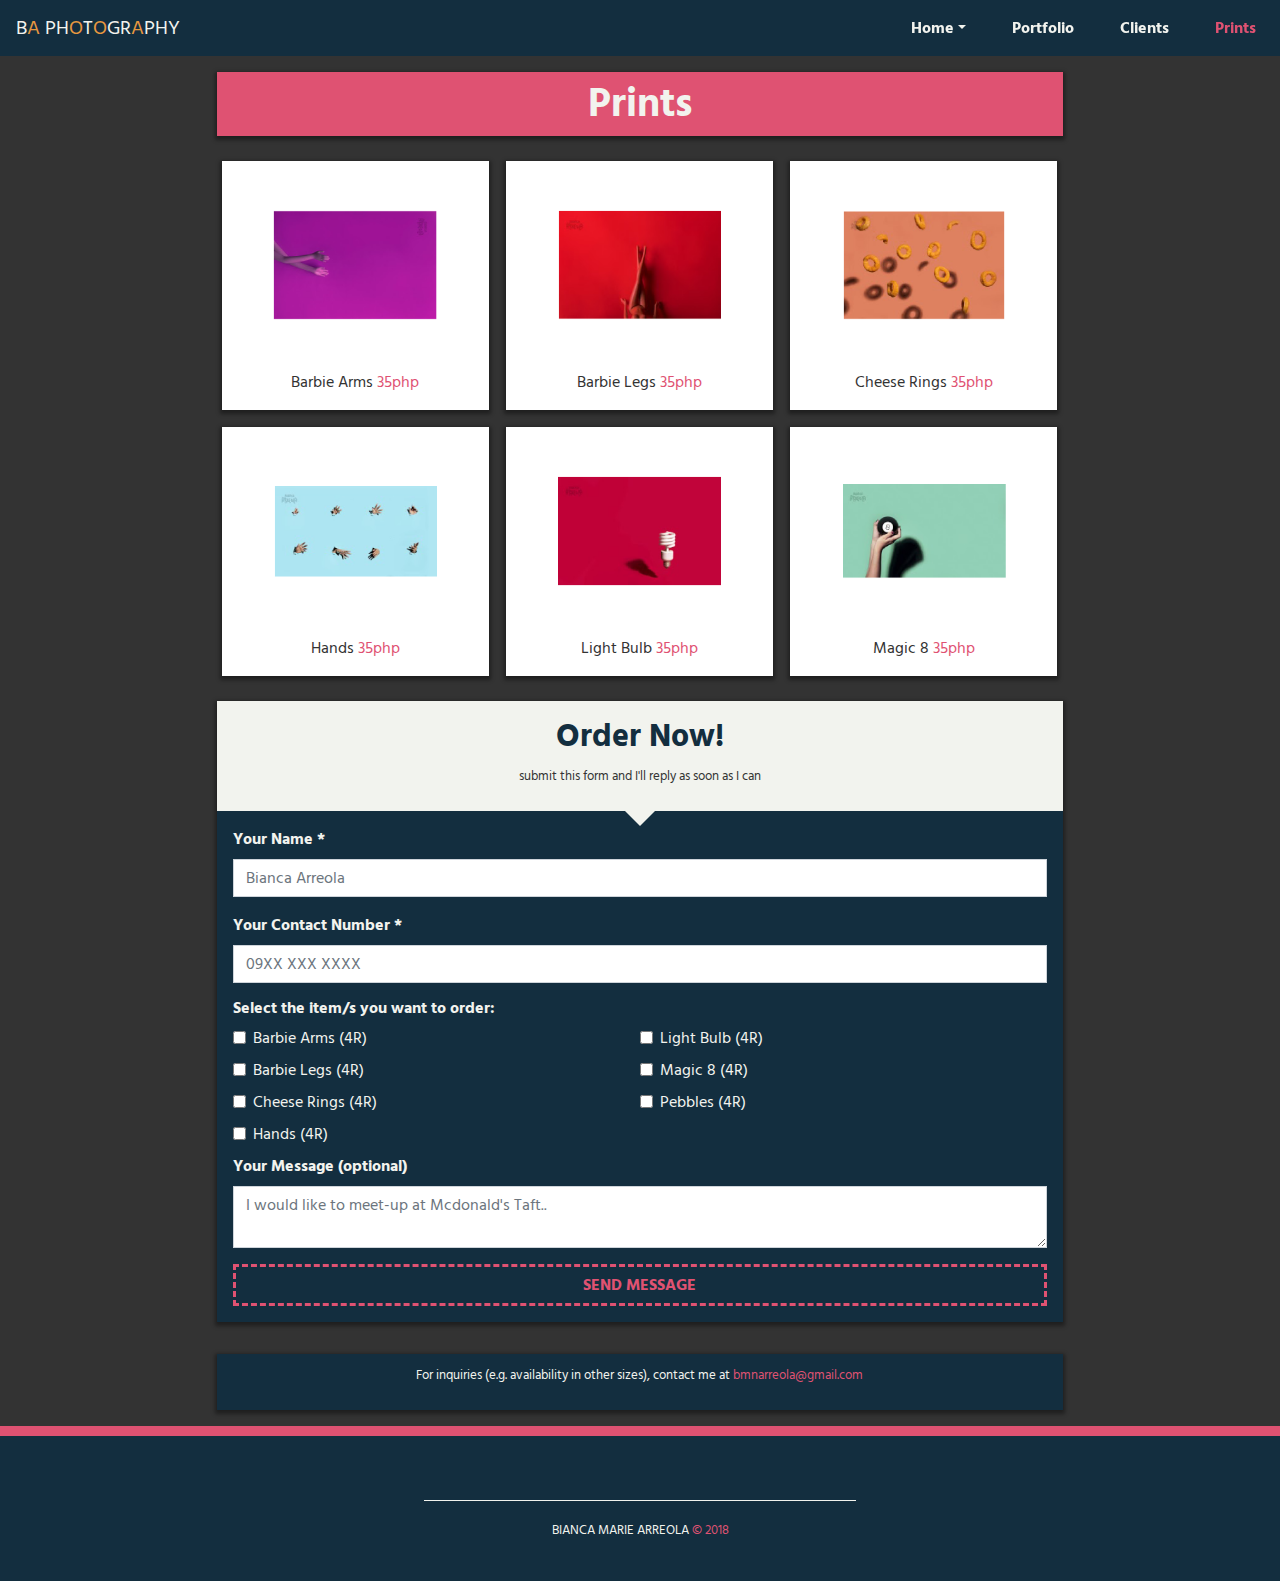
<file: prints.html>
<!DOCTYPE html>
<html>
	<head>
		<meta charset="utf=8">
		<meta name="viewport" content="width=device-width, initial-scale=1.0, maximum-scale=1.0, shrink-to-fit=no">
		<meta http-equiv="X-UA-Compatible" content="IE-Edge">

		<title>BA Photography</title>

		<!-- fav icon -->
		<link rel="icon" type="image/png" href="assets/images/icons/fav-icon.png">

		<!-- fontawesome -->
		<link rel="stylesheet" href="https://use.fontawesome.com/releases/v5.5.0/css/all.css" integrity="sha384-B4dIYHKNBt8Bc12p+WXckhzcICo0wtJAoU8YZTY5qE0Id1GSseTk6S+L3BlXeVIU" crossorigin="anonymous">

		<!-- animate.css -->
		<link rel="stylesheet" type="text/css" href="assets/css/animate.css">

		<!-- hover.css -->
		<link rel="stylesheet" type="text/css" href="assets/css/hover.css">

		<!-- bootstrap -->
		<link rel="stylesheet" href="https://maxcdn.bootstrapcdn.com/bootstrap/4.1.3/css/bootstrap.min.css">

		<!-- external css -->
		<link rel="stylesheet" type="text/css" href="assets/css/style.css">

		<!-- external font -->
		<link href="https://fonts.googleapis.com/css?family=Hind+Siliguri" rel="stylesheet">

	</head>
	<body>

		<!-- start navbar -->
		<nav class="navbar navbar-expand-lg bg-color-black">

			<!-- start navbar brand -->
			<a class="navbar-brand font-color-white" href="index.html">
				<span>B<span class="font-color-secondary">A</span> PH<span class="font-color-secondary">O</span>T<span class="font-color-secondary">O</span>GR<span class="font-color-secondary">A</span>PHY</span>
			</a> <!-- end navbar brand -->

			<!-- start navbar hamburger -->
			<button class="navbar-toggler" type="button" data-toggle="collapse" data-target="#navbar-selection-items">
				<span class="navbar-toggler-icon"></span>
			</button> <!-- end navbar hamburger -->

			<!-- start navbar-selection-item -->
			<div id="navbar-selection-items" class="collapse navbar-collapse">

				<!-- start navbar list -->
				<ul class="navbar-nav">
					
					<!-- start home item -->
					<li class="navbar-item dropdown">

						<a class="nav-link dropdown-toggle font-color-white hvr-float" data-toggle="dropdown" href="index.html">Home</a>

						<div class="dropdown-menu bg-color-black">

							<a class="dropdown-item font-color-white hvr-float" href="index.html#landing">
							<span>Main</span></a>

							<div class="dropdown-divider mx-4"></div>

							<a class="dropdown-item font-color-white hvr-float" href="index.html#about-background">
							<span>Background</span></a>

							<a class="dropdown-item font-color-white hvr-float" href="index.html#about-mission">
							<span>Mission</span></a>

							<a class="dropdown-item font-color-white hvr-float" href="index.html#about-vision">
							<span>Vision</span></a>

							<a class="dropdown-item font-color-white hvr-float" href="index.html#about-services">
							<span>Services</span></a>

							<a class="dropdown-item font-color-white hvr-float" href="index.html#about-map">
							<span>Meeting Place</span></a>
			
						</div>
					</li> <!-- end home item -->

					<!-- start portfolio item -->
					<li class="navbar-item">
						<a class="nav-link font-color-white hvr-float" href="portfolio.html">
							<span>Portfolio</span>
						</a>
					</li> <!-- end portfolio item -->

					<!-- start clients item -->
					<li class="navbar-item">
						<a class="nav-link font-color-white hvr-float" href="clients.html">
							<span>Clients</span>
						</a>
					</li> <!-- end clients item -->

					<!-- start prints item -->
					<li class="navbar-item">
						<a class="nav-link font-color-white hvr-float active-page" href="prints.html">
							<span>Prints</span>
						</a>
					</li> <!-- end prints item -->

				</ul> <!-- end navbar list -->

			</div> <!-- end navbar-selection-item -->

		</nav> <!-- end navbar -->


		<!-- start prints body -->
		<section class="bg-color-black-2 w-100">

			<!-- start prints row -->
			<div class="row no-gutters">

				<!-- start prints-heading column -->
				<div id="prints-top" class="col-12 offset-0 col-md-10 offset-md-1 col-lg-8 offset-lg-2">
					<div class="box-shadow bg-color-main text-center my-3 p-2 mx-1">
						<h1 class="font-color-white m-0">Prints</h1>
					</div>
				</div> <!-- end prints-heading column -->

				<!-- start prints column -->
				<div class="col-12 offset-0 col-md-10 offset-md-1 col-lg-8 offset-lg-2">

					<!-- start PRODUCTS -->
					<div id="product" class="clearfix">

						<!-- start barbie arms item -->
						<div class="product-card card p-2 box-shadow">
							<div class="product-image-holder card-img-top text-center p-2">
								<img class="w-75" src="assets/images/prints/barbie-arms-thumbnail.png" alt="barbie arms">
							</div>

							<h6 class="product-zoom card-title font-color-black-2 text-center font-weight-light mb-0" data-toggle="modal" data-target="#modal-barbie-arms"><small>Barbie Arms <span class="font-color-main">35php</span></small> <i class="fas fa-search-plus"></i></h6>
						</div> <!-- end barbie arms item -->

						<!-- start barbie legs item -->
						<div class="product-card card p-2 box-shadow">
							<div class="product-image-holder card-img-top text-center p-2">
								<img class="w-75" src="assets/images/prints/barbie-legs-thumbnail.png" alt="barbie legs">
							</div>

							<h6 class="product-zoom card-title font-color-black-2 text-center font-weight-light mb-0" data-toggle="modal" data-target="#modal-barbie-legs"><small>Barbie Legs <span class="font-color-main">35php</span></small> <i class="fas fa-search-plus"></i></h6>
						</div> <!-- end barbie legs item -->

						<!-- start cheese rings item -->
						<div class="product-card card p-2 box-shadow">
							<div class="product-image-holder card-img-top text-center p-2">
								<img class="w-75" src="assets/images/prints/cheese-rings-thumbnail.png" alt="cheese rings">
							</div>

							<h6 class="product-zoom card-title font-color-black-2 text-center font-weight-light mb-0" data-toggle="modal" data-target="#modal-cheese-rings"><small>Cheese Rings <span class="font-color-main">35php</span></small> <i class="fas fa-search-plus"></i></h6>
						</div> <!-- end cheese rings item -->

						<!-- start hands item -->
						<div class="product-card card p-2 box-shadow">
							<div class="product-image-holder card-img-top text-center p-2">
								<img class="w-75" src="assets/images/prints/hands-thumbnail.png" alt="hands">
							</div>

							<h6 class="product-zoom card-title font-color-black-2 text-center font-weight-light mb-0" data-toggle="modal" data-target="#modal-hands"><small>Hands <span class="font-color-main">35php</span></small> <i class="fas fa-search-plus"></i></h6>
						</div> <!-- end hands item -->

						<!-- start light bulb item -->
						<div class="product-card card p-2 box-shadow">
							<div class="product-image-holder card-img-top text-center p-2">
								<img class="w-75" src="assets/images/prints/light-bulb-thumbnail.png" alt="light bulb">
							</div>

							<h6 class="product-zoom card-title font-color-black-2 text-center font-weight-light mb-0" data-toggle="modal" data-target="#modal-light-bulb"><small>Light Bulb <span class="font-color-main">35php</span></small> <i class="fas fa-search-plus"></i></h6>
						</div> <!-- end light bulb item -->

						<!-- start magic 8 item -->
						<div class="product-card card p-2 box-shadow">
							<div class="product-image-holder card-img-top text-center p-2">
								<img class="w-75" src="assets/images/prints/magic-8-thumbnail.png" alt="magic 8">
							</div>

							<h6 class="product-zoom card-title font-color-black-2 text-center font-weight-light mb-0" data-toggle="modal" data-target="#modal-magic-8"><small>Magic 8 <span class="font-color-main">35php</span></small> <i class="fas fa-search-plus"></i></h6>
						</div> <!-- end magic 8 item -->

					</div> <!-- end PRODUCTS -->


					<!-- start MODALS -->
					<div id="modals">

						<!-- start barbie arms modal-->
						<div id="modal-barbie-arms" class="modal fade">
							<div class="modal-dialog" role="document">
								<div class="modal-content">

									<header class="modal-header bg-color-black font-color-white">
										<h6 class="modal-title">Barbie Arms</h6>
										<button class="close" data-dismiss="modal">
											<span>&times;</span>
										</button>
									</header> <!-- end modal header -->

									<div class="modal-body text-center">
										<img class="w-100" src="assets/images/prints/barbie-arms.jpg" alt="barbie arms">
									</div> <!-- end modal body -->

									<footer class="modal-footer bg-color-black font-color-white">
										<p><small>4R (4" x 6") at <span class="font-color-main">35php</span></small></p>
									</footer> <!-- end modal footer -->

								</div> <!-- end modal content -->
							</div> <!-- end modal dialog -->
						</div> <!-- end barbie arms modal-->

						<!-- start barbie legs modal-->
						<div id="modal-barbie-legs" class="modal fade">
							<div class="modal-dialog" role="document">
								<div class="modal-content">

									<header class="modal-header bg-color-black font-color-white">
										<h6 class="modal-title">Barbie Legs</h6>
										<button class="close" data-dismiss="modal">
											<span>&times;</span>
										</button>
									</header> <!-- end modal header -->

									<div class="modal-body text-center">
										<img class="w-100" src="assets/images/prints/barbie-legs.jpg" alt="barbie legs">
									</div> <!-- end modal body -->

									<footer class="modal-footer bg-color-black font-color-white">
										<p><small>4R (4" x 6") at <span class="font-color-main">35php</span></small></small></p>
									</footer> <!-- end modal footer -->

								</div> <!-- end modal content -->
							</div> <!-- end modal dialog -->
						</div> <!-- end barbie legs modal-->

						<!-- start cheese rings modal-->
						<div id="modal-cheese-rings" class="modal fade">
							<div class="modal-dialog" role="document">
								<div class="modal-content">

									<header class="modal-header bg-color-black font-color-white">
										<h6 class="modal-title">Cheese Rings</h6>
										<button class="close" data-dismiss="modal">
											<span>&times;</span>
										</button>
									</header> <!-- end modal header -->

									<div class="modal-body text-center">
										<img class="w-100" src="assets/images/prints/cheese-rings.jpg" alt="cheese rings">
									</div> <!-- end modal body -->

									<footer class="modal-footer bg-color-black font-color-white">
										<p><small>4R (4" x 6") at <span class="font-color-main">35php</span></small></small></p>
									</footer> <!-- end modal footer -->

								</div> <!-- end modal content -->
							</div> <!-- end modal dialog -->
						</div> <!-- end cheese rings modal-->

						<!-- start hands modal-->
						<div id="modal-hands" class="modal fade">
							<div class="modal-dialog" role="document">
								<div class="modal-content">

									<header class="modal-header bg-color-black font-color-white">
										<h6 class="modal-title">Hands</h6>
										<button class="close" data-dismiss="modal">
											<span>&times;</span>
										</button>
									</header> <!-- end modal header -->

									<div class="modal-body text-center">
										<img class="w-100" src="assets/images/prints/hands.jpg" alt="hands">
									</div> <!-- end modal body -->

									<footer class="modal-footer bg-color-black font-color-white">
										<p><small>4R (4" x 6") at <span class="font-color-main">35php</span></small></small></p>
									</footer> <!-- end modal footer -->

								</div> <!-- end modal content -->
							</div> <!-- end modal dialog -->
						</div> <!-- end hands modal-->

						<!-- start light bulb modal-->
						<div id="modal-light-bulb" class="modal fade">
							<div class="modal-dialog" role="document">
								<div class="modal-content">

									<header class="modal-header bg-color-black font-color-white">
										<h6 class="modal-title">Light Bulb</h6>
										<button class="close" data-dismiss="modal">
											<span>&times;</span>
										</button>
									</header> <!-- end modal header -->

									<div class="modal-body text-center">
										<img class="w-100" src="assets/images/prints/light-bulb.jpg" alt="hands">
									</div> <!-- end modal body -->

									<footer class="modal-footer bg-color-black font-color-white">
										<p><small>4R (4" x 6") at <span class="font-color-main">35php</span></small></small></p>
									</footer> <!-- end modal footer -->

								</div> <!-- end modal content -->
							</div> <!-- end modal dialog -->
						</div> <!-- end light bulb modal-->

						<!-- start magic 8 modal-->
						<div id="modal-magic-8" class="modal fade">
							<div class="modal-dialog" role="document">
								<div class="modal-content">

									<header class="modal-header bg-color-black font-color-white">
										<h6 class="modal-title">Magic 8</h6>
										<button class="close" data-dismiss="modal">
											<span>&times;</span>
										</button>
									</header> <!-- end modal header -->

									<div class="modal-body text-center">
										<img class="w-100" src="assets/images/prints/magic-8.jpg" alt="magic 8">
									</div> <!-- end modal body -->

									<footer class="modal-footer bg-color-black font-color-white">
										<p><small>4R (4" x 6") at <span class="font-color-main">35php</span></small></small></p>
									</footer> <!-- end modal footer -->

								</div> <!-- end modal content -->
							</div> <!-- end modal dialog -->
						</div> <!-- end magic 8 modal-->

					</div> <!-- end MODALS -->
					
				</div> <!-- end prints column -->

				<!-- start print-ending column -->
				<div class="col-12 offset-0 col-md-10 offset-md-1 col-lg-8 offset-lg-2">
					<div class="portfolio-pic-box box-shadow bg-color-black my-3 mx-1">
						<!-- start prints call to action -->
						<div class="prints-call bg-color-white text-center pt-3 pb-2 px-4">
							<h2 class="font-color-black">Order Now!</h2>
							<p class="font-color-black-2"><small>submit this form and I'll reply as soon as I can</small></p>
						</div> <!-- end prints call to action -->

						<!-- start form input -->
						<form class="p-3" action="mailto:bmnarreola@gmail.com?Subject=Bianca%20Arreola's%20Website%20-%20Prints" method="post" enctype="text/plain">
							<div class="form-group">
								<label for="form-name" class="font-color-white font-weight-bold">Your Name *</label>
								<input id="form-name" class="form-control" type="text" name="name" autocomplete="off" required placeholder="Bianca Arreola">
							</div> <!-- end of name input -->

							<div class="form-group">
								<label for="form-contact" class="font-color-white font-weight-bold">Your Contact Number *</label>
								<input id="form-contact" class="form-control" type="number" name="contact" autocomplete="off" required placeholder="09XX XXX XXXX">
							</div> <!-- end of contact input -->

							<!-- start checkbox row -->
							<div class="row no-gutters">

								<!-- start checkbox heading -->
								<div class="col-12">
									<h6 class="font-color-white">Select the item/s you want to order: </h6>
								</div> <!-- end checkbox heading -->

								<!-- start checkbox column 1 -->
								<div class="col-12 col-md-6">
									<div class="form-check">
										<input id="prints-barbie-arms" class="form-check-input" type="checkbox" name="barbie arms 4R">
										<label for="prints-barbie-arms" class="font-color-white"> Barbie Arms (4R)</label>
									</div> <!-- end of checkbox -->

									<div class="form-check">
										<input id="prints-barbie-legs" class="form-check-input" type="checkbox" name="barbie legs 4R">
										<label for="prints-barbie-legs" class="font-color-white"> Barbie Legs (4R)</label>
									</div> <!-- end of checkbox -->

									<div class="form-check">
										<input id="prints-cheese-rings" class="form-check-input" type="checkbox" name="cheese rings 4R">
										<label for="prints-cheese-rings" class="font-color-white"> Cheese Rings (4R)</label>
									</div> <!-- end of checkbox -->

									<div class="form-check">
										<input id="prints-hands" class="form-check-input" type="checkbox" name="hands 4R">
										<label for="prints-hands" class="font-color-white"> Hands (4R)</label>
									</div> <!-- end of checkbox -->
								</div> <!-- end checkbox column 1 -->

								<!-- start checkbox column 2 -->
								<div class="col-12 col-md-6">
									<div class="form-check">
										<input id="prints-light-bulb" class="form-check-input" type="checkbox" name="light bulb 4R">
										<label for="prints-light-bulb" class="font-color-white"> Light Bulb (4R)</label>
									</div> <!-- end of checkbox -->

									<div class="form-check">
										<input id="prints-magic-8" class="form-check-input" type="checkbox" name="magic 8 4R">
										<label for="prints-magic-8" class="font-color-white"> Magic 8 (4R)</label>
									</div> <!-- end of checkbox -->

									<div class="form-check">
										<input id="prints-pebbles" class="form-check-input" type="checkbox" name="pebbles 4R">
										<label for="prints-pebbles" class="font-color-white"> Pebbles (4R)</label>
									</div> <!-- end of checkbox -->
								</div> <!-- end checkbox column 2 -->

							</div> <!-- end checkbox row -->

							<div class="form-group">
								<label for="form-textarea" class="font-color-white font-weight-bold">Your Message (optional)</label>
								<textarea id="form-textarea" class="form-control" name="message" rows="2" placeholder="I would like to meet-up at Mcdonald's Taft.."></textarea>
							</div> <!-- end of message textarea -->

							<button type="submit" class="btn prints-btn font-weight-bold">SEND MESSAGE</button>

						</form> <!-- end form input -->

					</div>
				</div> <!-- end print-ending column -->

				<!-- start print-ending column -->
				<div class="col-12 offset-0 col-md-10 offset-md-1 col-lg-8 offset-lg-2">
					<div class="box-shadow bg-color-black text-center my-3 p-2 mx-1">
						<p class="font-color-white"><small>For inquiries (e.g. availability in other sizes), contact me at <span class="font-color-main">bmnarreola@gmail.com</span></small></p>
					</div>
				</div> <!-- end print-ending column -->

			</div> <!-- end prints row -->			

		</section> <!-- end prints body -->



		<!-- start footer -->
		<!-- start footer row -->
		<footer class="row no-gutters">
			
			<!-- start footer column -->
			<div class="col-12">
					
				<!-- start footer body -->
				<div class="text-center bg-color-black w-100 p-4">

					<!-- start social media -->
					<div>
						<a class="social-facebook font-color-white hvr-float mx-3" href="https://www.facebook.com/arreolabianca" target="_blank">
							<i class="fab fab-social fa-facebook-f"></i>
						</a>
						<a class="social-instagram font-color-white hvr-float mx-3" href="https://www.instagram.com/arreolabianca/" target="_blank">
							<i class="fab fab-social fa-instagram"></i>
						</a>
						<a class="social-linkedin font-color-white hvr-float mx-3" href="https://www.linkedin.com/in/bianca-marie-arreola-5a5829133/" target="_blank">
							<i class="fab fab-social fa-linkedin-in"></i>
						</a>
					</div> <!-- end social media -->

					<!-- start footer horizontal divider -->
					<hr class="footer-hr">
					<!-- end footer horizontal divider -->

					<!-- start copyright -->
					<p class="copyright font-color-white">
						<small>BIANCA MARIE ARREOLA <span class="font-color-main">&copy; 2018</span></small>
					</p> <!-- end copyright -->

				</div> <!-- end footer body -->

			</div> <!-- end footer column -->

		</footer> <!-- end footer row -->
		<!-- end footer -->


		<!-- Optional JavaScript -->
		<!-- jQuery first, then Popper.js, then Bootstrap JS -->
		    <script src="https://ajax.googleapis.com/ajax/libs/jquery/3.3.1/jquery.min.js"></script>
  			<script src="https://cdnjs.cloudflare.com/ajax/libs/popper.js/1.14.3/umd/popper.min.js"></script>
  			<script src="https://maxcdn.bootstrapcdn.com/bootstrap/4.1.3/js/bootstrap.min.js"></script>
	</body>
</html>
</file>
<file: assets/css/style.css>
* {
	padding: 0;
	margin: 0;
	box-sizing: border-box;
	font-family: 'Hind Siliguri', sans-serif;
	scroll-behavior: smooth;
}

h1, h2, h3, h4, h5, h6 {
	font-weight: bold;
}

img {
	pointer-events: none;
}

clear:after {
	clear: both;
	content: "";
	display: block
}

/*start for testing only*/

[class*="col-"] {
	/*border: 1px solid black;*/
}

html {
    overflow: scroll;
    overflow-x: hidden;
}

::-webkit-scrollbar {
    width: 0px; 
    background: transparent; 
}

/*end for testing only*/



/*start colors*/

/*start bg colors*/
.bg-color-main {
	background-color: #DF5272;
}

.bg-color-secondary {
	background-color: #E8983F;
}

.bg-color-black {
	background-color: #132E3F;
}

.bg-color-black-2 {
	background-color: #333;
}

.bg-color-white {
	background-color: #F2F3EE;
}

.bg-color-white-2 {
	background-color: #FFFFF2;
}

.bg-color-transparent {
	background-color: transparent;
}

.box-shadow {
	box-shadow: 0px 2px 4px 2px rgba(0, 0, 0, 0.4);
}
/*end bg colors*/

/*start font colors*/
.font-color-main {
	color: #DF5272;
}

.font-color-secondary {
	color: #E8983F;
}

.font-color-black {
	color: #132E3F;
}

.font-color-black-2 {
	color: #333;
}

.font-color-white {
	color: #F2F3EE;
}

.font-color-white-2 {
	color: #FFFFF2;
}

.font-color-faded {
	color: rgba(0, 0, 0, 0.5);
}

.font-shadow {
	text-shadow:
	1px 1px 1px rgba(0, 0, 0, 0.4),
	-1px 1px 1px rgba(0, 0, 0, 0.4),
	1px -1px 1px rgba(0, 0, 0, 0.4),
	1px 1px 1px rgba(0, 0, 0, 0.4);
}
/*end font colors*/

/*end colors*/



/*start navbar*/
navbar {
	border-bottom: 10px solid #DF5272;
}

.navbar-brand:hover {
	color: #F2F3EE;
}

.navbar-toggler-icon {
	background-image: url(../images/icons/bars-solid.svg);
}

.dropdown-menu {
	border-radius: 0;
	border-style: none;
}

.navbar-item {
	font-weight: bold;
	color: #F2F3EE;
}

.dropdown-item {
	color: #F2F3EE;
}

.navbar-item:hover > a {
	color: #E8983F;
}

.dropdown-item:hover {
	color: #E8983F;
	background-color: transparent;
}

.active-page {
	color: #DF5272;
}

.active-page:hover {
	color: #DF5272;
}

/*end navbar*/


/*start footer*/
footer {
	border-top: 10px solid #DF5272;
}

a[class*="social-"] {
	font-size: 25px;
	text-decoration: none;
}

a[class*="social-"]:hover {
	color: #E8983F;
}

.footer-hr {
	border-color: #F2F3EE;
	margin-right: auto;
	margin-left: auto;
	width: 100%;
}
/*end footer*/



/*start landing*/
#landing {
	min-height: 100vh;
	background-image: url("../images/landing/landing.jpg");
	background-size: cover;
	background-repeat: no-repeat;
	background-position: center;
	background-attachment: fixed;
	position: relative;
}

#landing:before {
	content: "";
	position: absolute;
	top: 0;
	bottom: 0;
	left: 0;
	right: 0;
	background-image: linear-gradient(to bottom right, #E8983F, #DF5272, #132E3F);
	opacity: .25;
	width: 100%;
}


/*start landing intro*/
.intro-jcontainer {
	height: 100vh;
}

.intro-jbody{
	position: relative;
	height: 100%;
	width: 100%;
}

.intro-jtext {
	position: absolute;
	text-align: center;
	top: 50%;
	left: 50%;
	transform: translate(-50%, -50%);
}

.intro-btn {
	text-decoration: none;
	font-size: 75px;
}

.intro-btn:hover {
	text-decoration: none;
	color: #E8983F;
}
/*end landing intro*/


/*start landing form*/
.intro-form {
	min-height: 50vh;
}

.form-call {
	position: relative;
}

.form-call:after {
	content: '';
	position: absolute;
	bottom: 0;
	left: 50%;
	width: 0;
	height: 0;
	border: 15px solid transparent;
	border-top-color: #F2F3EE;
	border-bottom: 0;
	margin-left: -15px;
	margin-bottom: -15px;
}

[id*="form-"] {
	width: 100%;
	border-radius: 0px;
}

.form-btn {
	width: 100%;
	border: 3px dashed #DF5272;
	border-radius: 0px;
	background-color: transparent;
	color: #DF5272;
}

.form-btn:hover {
	border: 3px dashed transparent;
	background-color: #DF5272;
	color: #F2F3EE;
}
/*end landing form*/

/*start landing more*/
.landing-btn {
	width: 100%;
	border: 3px dashed #E8983F;
	border-radius: 0px;
	background-color: transparent;
	color: #E8983F;
}

.landing-btn:hover {
	border: 3px dashed transparent;
	background-color: #E8983F;
	color: #F2F3EE;
}
/*end landing more*/

/*end landing*/



/*start about*/
#about {
	/*background-image: url("../images/about/about-bg.jpg");
	background-size: cover;
	background-repeat: no-repeat;
	background-position: center;*/
}

img[alt="bianca arreola"] {
	width: 70%;
	border-radius: 50%;
}

img[alt*="showcase-"] {
	width: 48%;
}

.about-top {
	text-decoration: none;
	color: #E8983F;
}

.about-top:hover {
	text-decoration: none;
	color: #E8983F;
}

.services-list {
	margin-bottom: 16px;
}
/*end about*/



/*start portfolio*/
.portfolio-pic-box {
	position: relative;
}

.portfolio-pic-box > a {
	font-size: 3vh;
	z-index: 1;
	position: absolute;
	transform: (100%, 100%);
	bottom: 0;
	right: 10px;
	color: #E8983F;
	text-decoration: none;
}

.portfolio-pic-box > a:hover {
	color: #E8983F;
}
/*end portfolio*/



/*start clients*/
.card-logo {
	width: 98%;
	margin: 1%;
	min-height: 300px;
	text-align: center;
	border-radius: 0;
	float: left;
	border: 0;
}

.card-body {
	position: relative;
	min-height: 100px;
}

.card-body > h5 {
	display: block;
	position: absolute;
	top: 50%;
	left: 50%;
	transform: translate(-50%, -50%);
	width: 100%;
}

.logo {
	width: 75%;
	margin: 5% auto 0 auto;
}

.card-title {
	margin-bottom: 20px;
}

.clients-carousel {
	height: 300px;
	overflow: hidden;
}

.clients-carousel-item-image {
	height: 300px;
	margin: 0 auto;
}
/*end clients*/



/*start prints*/
.product-card {
	text-align: center;
	border-radius: 0;
	float: left;
	border: 0;
	width: 98%;
	margin: 1%;
}

.product-image-holder {
	border-radius: 0;
}

.product-zoom {
	display: block;
	font-size: 20px;
	line-height: 40px;
	width: 100%;
	padding: 5px auto;
}

.modal-btn {
	border: 3px dashed #DF5272;
	border-radius: 0px;
	background-color: transparent;
	color: #DF5272;
	padding: 5px 25px;
}

.modal-btn:hover {
	border: 3px dashed transparent;
	background-color: #DF5272;
	color: #F2F3EE;
}

.modal-content, .modal-header {
	border-radius: 0;
	border: none;
}

.close {
	font-size: 2.0rem;
}

.prints-call {
	position: relative;
}

.prints-call:after {
	content: '';
	position: absolute;
	bottom: 0;
	left: 50%;
	width: 0;
	height: 0;
	border: 15px solid transparent;
	border-top-color: #F2F3EE;
	border-bottom: 0;
	margin-left: -15px;
	margin-bottom: -15px;
}

.prints-btn {
	width: 100%;
	border: 3px dashed #DF5272;
	border-radius: 0px;
	background-color: transparent;
	color: #DF5272;
}

.prints-btn:hover {
	border: 3px dashed transparent;
	background-color: #DF5272;
	color: #F2F3EE;
}
/*end prints*/



/*media queries*/
/*Small devices (landscape phones, 576px and up)*/
@media (min-width: 576px) {
	/*start clients*/
	.card-logo {
		width: 48%;
	}
	/*end clients*/

	/*start prints*/
	.product-card {
		width: 48%;
	}
	/*end prints*/
}

/*Medium devices (tablets, 768px and up)*/
@media (min-width: 768px) {
	/*start navbar*/
	
	/*end navbar*/


	/*start footer*/
	.footer-hr {
		width: 40%;
	}
	/*end footer*/


	/*start about*/
	img[alt*="showcase-"] {
		width: 23%;
	}
	/*end about*/

}

/*Large devices (desktops, 992px and up)*/
@media (min-width: 992px) {

	/*start navbar*/
	.navbar-nav {
		margin-left: auto;
	}

	.navbar-item {
		margin-left: 30px;
	}
	/*end navbar*/

	/*start landing*/
	.intro-form {
		min-height: 100vh;
	}
	/*end landing*/

	/*start footer*/
	.footer-hr {
		width: 35%;
	}
	/*end footer*/

	/*start clients*/
	.card-logo {
		width: 31.3%;
	}
	/*end clients*/

	/*start prints*/
	.product-card {
		width: 31.3%;
	}
	/*end prints*/
}
</file>
